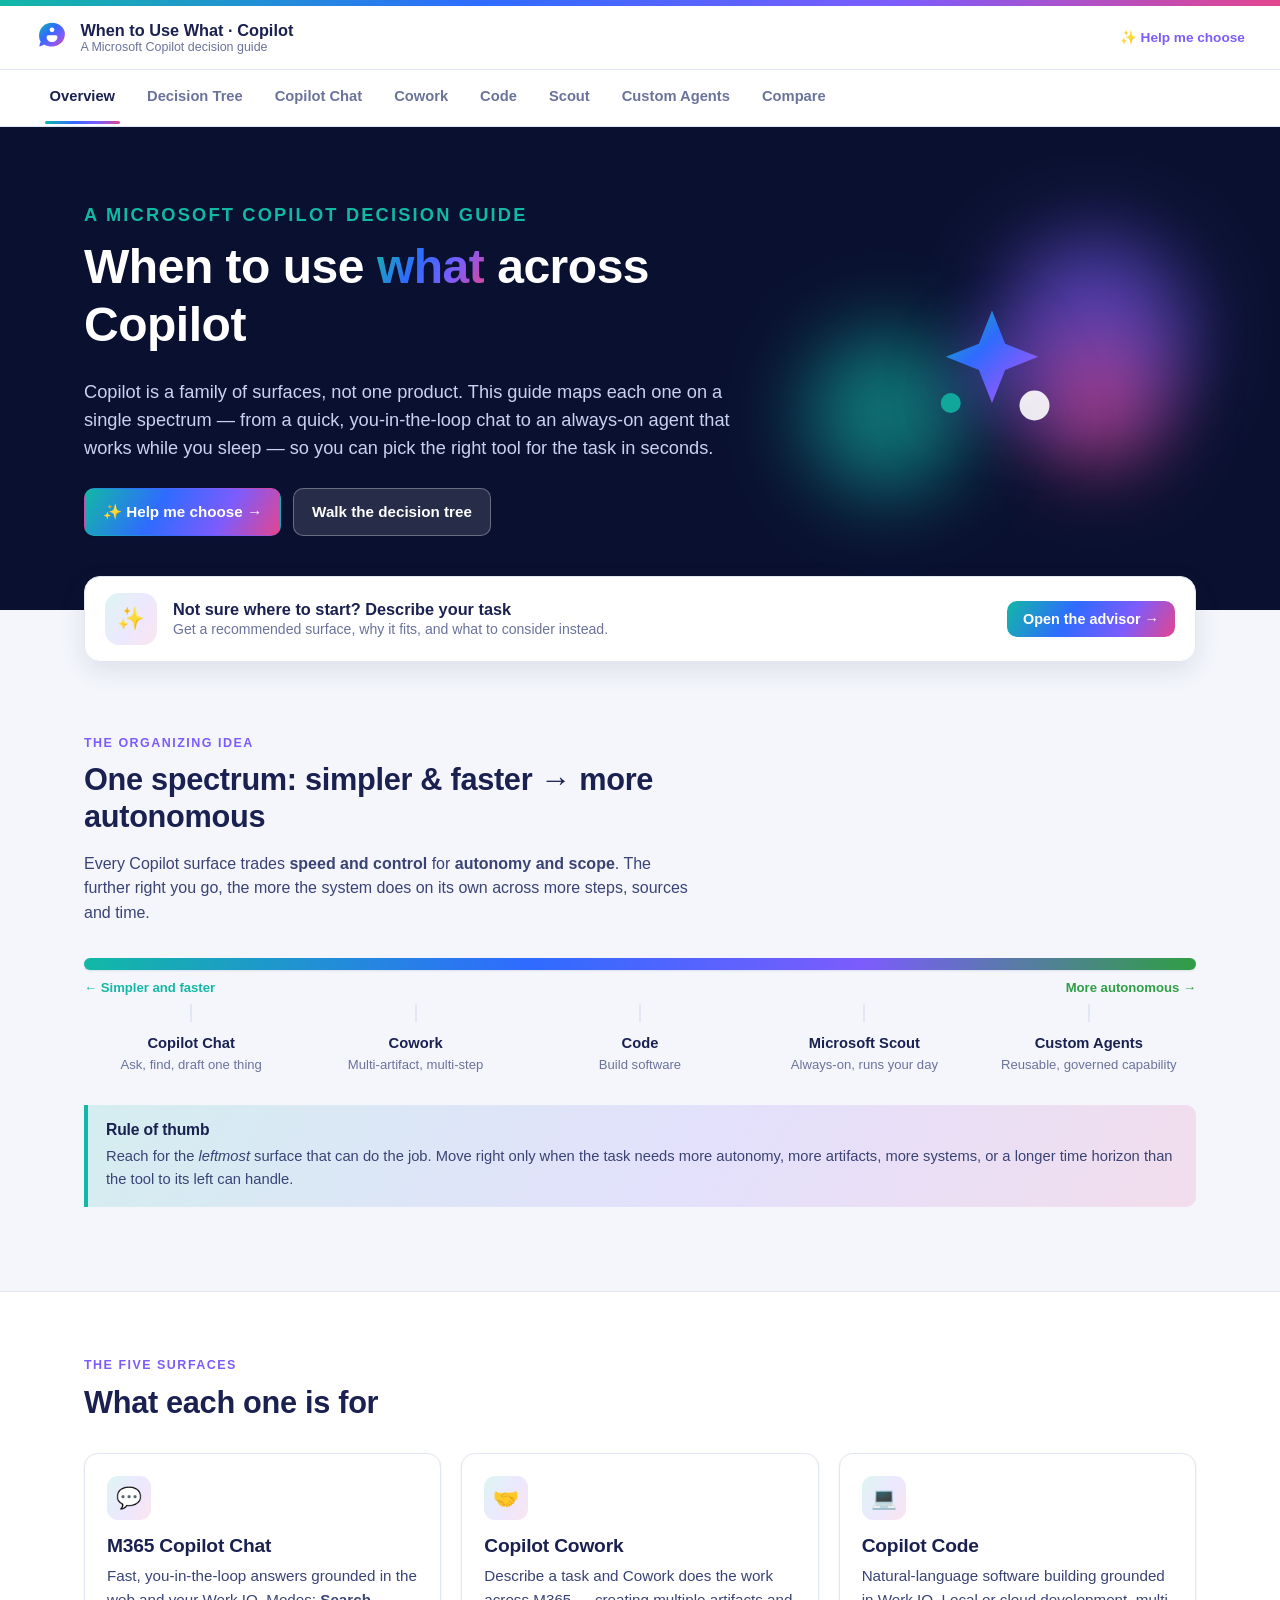
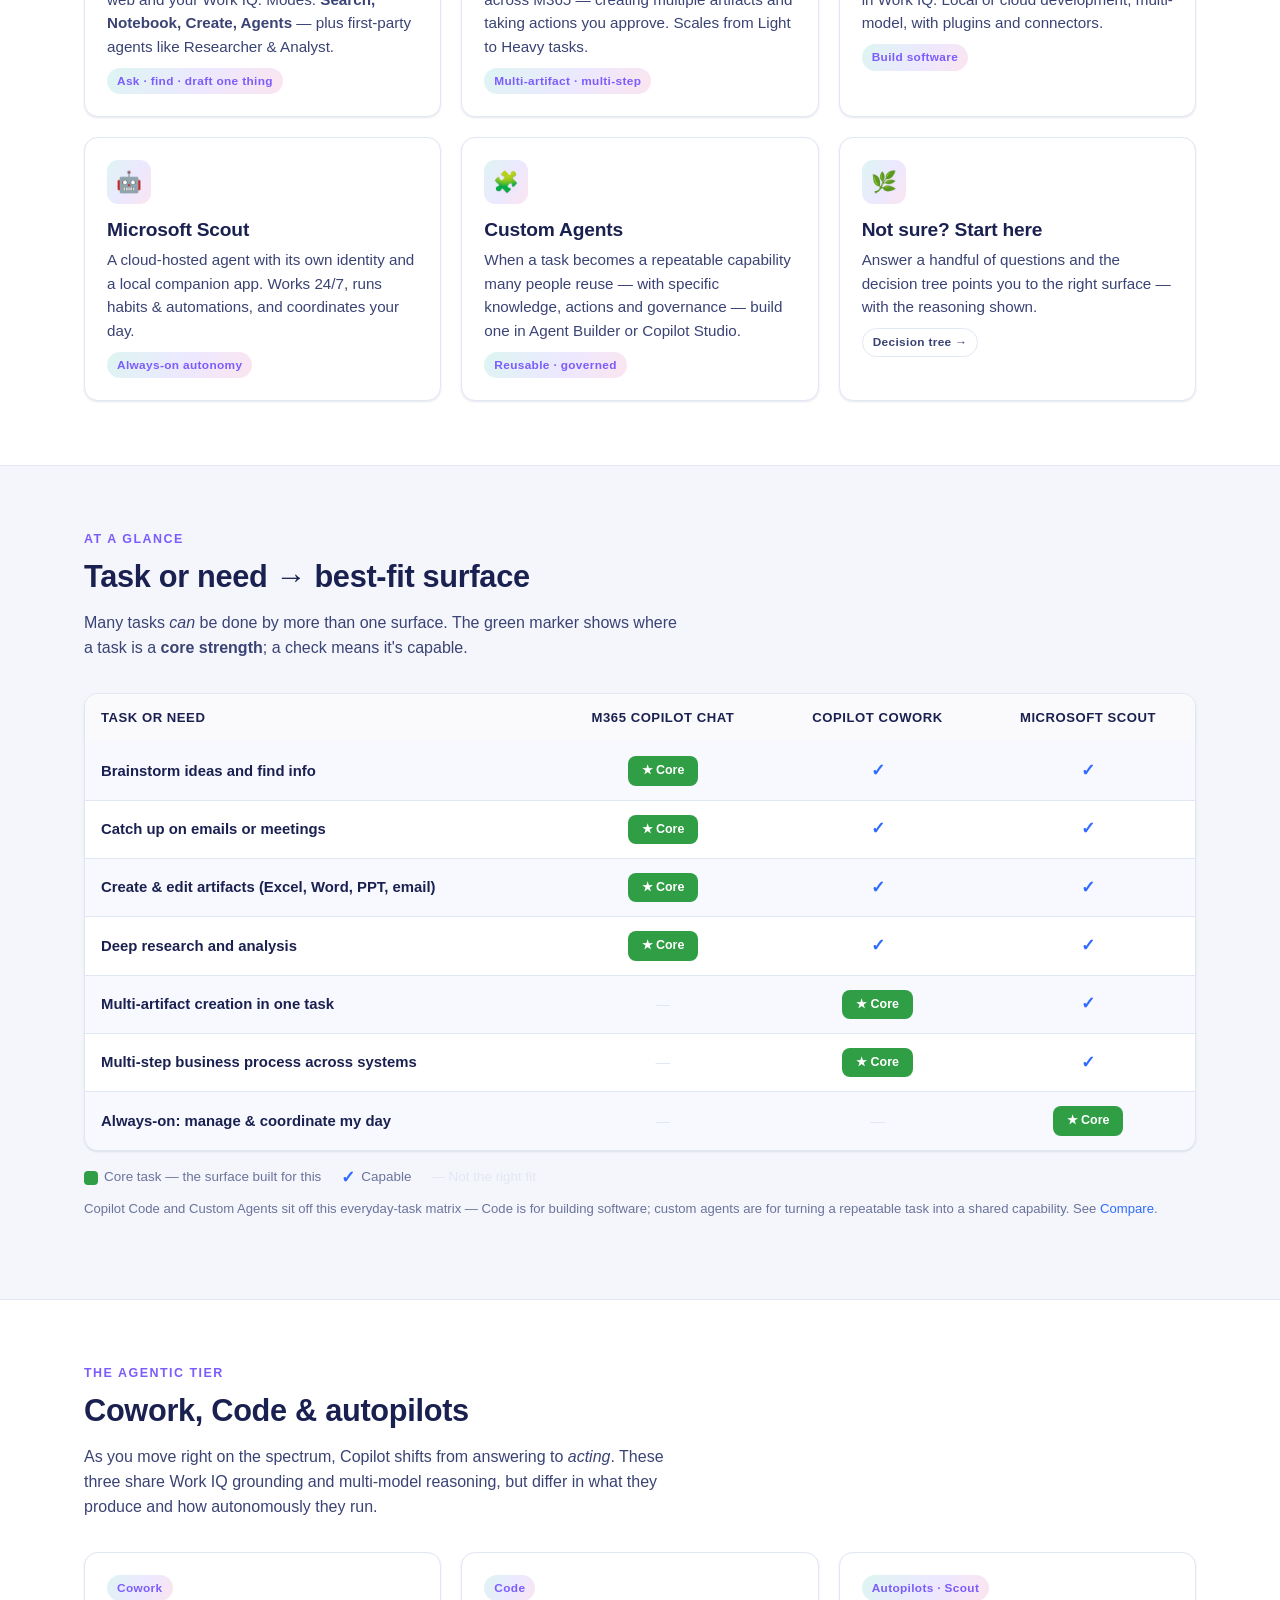
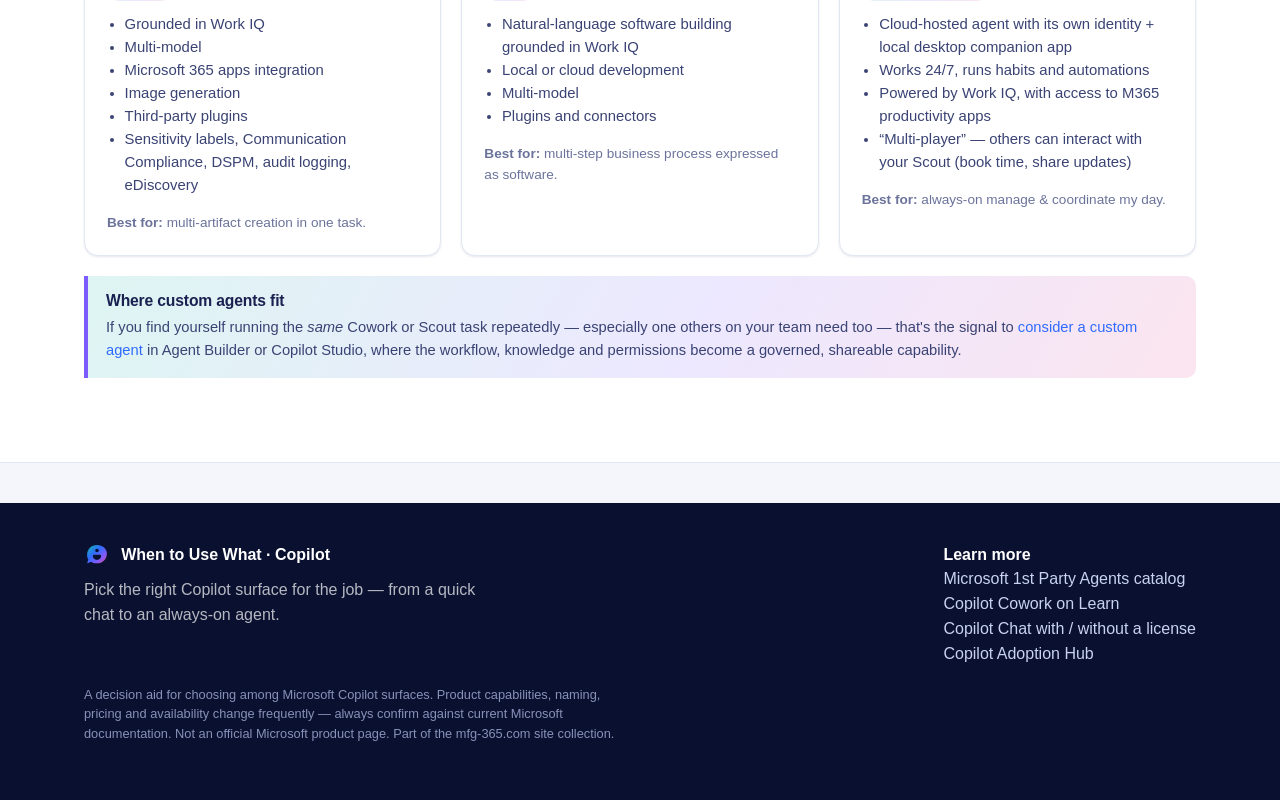
<file: index.html>
<!DOCTYPE html>
<html lang="en">
<head>
<meta charset="utf-8">
<meta name="viewport" content="width=device-width, initial-scale=1">
<title>When to Use What · Copilot — Overview</title>
<meta name="description" content="Choose the right Microsoft Copilot surface for the job: Copilot Chat, Cowork, Code, Microsoft Scout, and custom agents — mapped on one autonomy spectrum.">
<link rel="icon" href="assets/favicon.svg" type="image/svg+xml">
<link rel="stylesheet" href="assets/styles.css?v=8">
</head>
<body>
<div id="site-nav"></div>

<!-- ---------------- HERO ---------------- -->
<section class="hero hero-landing">
  <div class="container">
    <div class="hero-copy">
      <p class="eyebrow">A Microsoft Copilot decision guide</p>
      <h1>When to use <span class="gradient-text">what</span> across Copilot</h1>
      <p class="lead">Copilot is a family of surfaces, not one product. This guide maps each one on a single
        spectrum — from a quick, you-in-the-loop chat to an always-on agent that works while you sleep —
        so you can pick the right tool for the task in seconds.</p>
      <div class="hero-actions">
        <a class="btn btn-primary" href="#" data-advisor-open>&#10024; Help me choose &rarr;</a>
        <a class="btn btn-ghost" href="decision-tree.html">Walk the decision tree</a>
      </div>
    </div>
    <div class="hero-art">
      <div class="orb orb-a"></div><div class="orb orb-b"></div><div class="orb orb-c"></div>
      <svg class="hero-glyph" viewBox="0 0 120 120" fill="none" aria-hidden="true">
        <defs><linearGradient id="hg" x1="0" y1="0" x2="1" y2="1">
          <stop offset="0" stop-color="#12B8A6"/><stop offset=".4" stop-color="#2F6BFF"/>
          <stop offset=".72" stop-color="#7C5CFC"/><stop offset="1" stop-color="#E3458E"/>
        </linearGradient></defs>
        <path d="M60 14l10.5 26.5L97 51 70.5 61.5 60 88 49.5 61.5 23 51l26.5-10.5z" fill="url(#hg)"/>
        <circle cx="94" cy="90" r="12" fill="#fff" opacity=".9"/>
        <circle cx="27" cy="88" r="8" fill="#12B8A6" opacity=".85"/>
      </svg>
    </div>
  </div>
</section>

<!-- ---------------- ADVISOR CTA ---------------- -->
<section class="section-slim">
  <div class="container">
    <button class="adv-cta" type="button" data-advisor-open>
      <span class="adv-cta-icon">&#10024;</span>
      <span class="adv-cta-copy">
        <strong>Not sure where to start? Describe your task</strong>
        <span>Get a recommended surface, why it fits, and what to consider instead.</span>
      </span>
      <span class="adv-cta-btn">Open the advisor &rarr;</span>
    </button>
  </div>
</section>

<!-- ---------------- THE SPECTRUM ---------------- -->
<section class="section">
  <div class="container">
    <div class="section-head">
      <p class="eyebrow">The organizing idea</p>
      <h2>One spectrum: simpler &amp; faster &rarr; more autonomous</h2>
      <p>Every Copilot surface trades <strong>speed and control</strong> for <strong>autonomy and scope</strong>.
        The further right you go, the more the system does on its own across more steps, sources and time.</p>
    </div>

    <div class="spectrum">
      <div class="spectrum-track"></div>
      <div class="spectrum-labels"><span class="l">&larr; Simpler and faster</span><span class="r">More autonomous &rarr;</span></div>
      <div class="spectrum-marks">
        <div class="m"><strong>Copilot Chat</strong>Ask, find, draft one thing</div>
        <div class="m"><strong>Cowork</strong>Multi-artifact, multi-step</div>
        <div class="m"><strong>Code</strong>Build software</div>
        <div class="m"><strong>Microsoft Scout</strong>Always-on, runs your day</div>
        <div class="m"><strong>Custom Agents</strong>Reusable, governed capability</div>
      </div>
    </div>

    <div class="callout tip">
      <h4>Rule of thumb</h4>
      <p>Reach for the <em>leftmost</em> surface that can do the job. Move right only when the task needs more
        autonomy, more artifacts, more systems, or a longer time horizon than the tool to its left can handle.</p>
    </div>
  </div>
</section>

<!-- ---------------- SURFACE CARDS ---------------- -->
<section class="section alt">
  <div class="container">
    <div class="section-head">
      <p class="eyebrow">The five surfaces</p>
      <h2>What each one is for</h2>
    </div>
    <div class="grid cols-3">
      <a class="card hover" href="chat.html" style="text-decoration:none">
        <div class="icon">&#128172;</div>
        <h3>M365 Copilot Chat</h3>
        <p>Fast, you-in-the-loop answers grounded in the web and your Work IQ. Modes: <strong>Search, Notebook, Create, Agents</strong> — plus first-party agents like Researcher &amp; Analyst.</p>
        <span class="pill">Ask &middot; find &middot; draft one thing</span>
      </a>
      <a class="card hover" href="cowork.html" style="text-decoration:none">
        <div class="icon">&#129309;</div>
        <h3>Copilot Cowork</h3>
        <p>Describe a task and Cowork does the work across M365 — creating multiple artifacts and taking actions you approve. Scales from Light to Heavy tasks.</p>
        <span class="pill">Multi-artifact &middot; multi-step</span>
      </a>
      <a class="card hover" href="code.html" style="text-decoration:none">
        <div class="icon">&#128187;</div>
        <h3>Copilot Code</h3>
        <p>Natural-language software building grounded in Work IQ. Local or cloud development, multi-model, with plugins and connectors.</p>
        <span class="pill">Build software</span>
      </a>
      <a class="card hover" href="scout.html" style="text-decoration:none">
        <div class="icon">&#129302;</div>
        <h3>Microsoft Scout</h3>
        <p>A cloud-hosted agent with its own identity and a local companion app. Works 24/7, runs habits &amp; automations, and coordinates your day.</p>
        <span class="pill">Always-on autonomy</span>
      </a>
      <a class="card hover" href="custom-agents.html" style="text-decoration:none">
        <div class="icon">&#129513;</div>
        <h3>Custom Agents</h3>
        <p>When a task becomes a repeatable capability many people reuse — with specific knowledge, actions and governance — build one in Agent Builder or Copilot Studio.</p>
        <span class="pill">Reusable &middot; governed</span>
      </a>
      <a class="card hover" href="decision-tree.html" style="text-decoration:none">
        <div class="icon">&#127807;</div>
        <h3>Not sure? Start here</h3>
        <p>Answer a handful of questions and the decision tree points you to the right surface — with the reasoning shown.</p>
        <span class="pill pill-line">Decision tree &rarr;</span>
      </a>
    </div>
  </div>
</section>

<!-- ---------------- AT-A-GLANCE MATRIX ---------------- -->
<section class="section">
  <div class="container">
    <div class="section-head">
      <p class="eyebrow">At a glance</p>
      <h2>Task or need &rarr; best-fit surface</h2>
      <p>Many tasks <em>can</em> be done by more than one surface. The green marker shows where a task is a
        <strong>core strength</strong>; a check means it's capable.</p>
    </div>

    <div class="matrix-wrap">
      <table class="matrix">
        <thead>
          <tr>
            <th style="text-align:left">Task or need</th>
            <th>M365 Copilot Chat</th>
            <th>Copilot Cowork</th>
            <th>Microsoft Scout</th>
          </tr>
        </thead>
        <tbody>
          <tr><th>Brainstorm ideas and find info</th><td><span class="core">&#9733; Core</span></td><td><span class="cap">&#10003;</span></td><td><span class="cap">&#10003;</span></td></tr>
          <tr><th>Catch up on emails or meetings</th><td><span class="core">&#9733; Core</span></td><td><span class="cap">&#10003;</span></td><td><span class="cap">&#10003;</span></td></tr>
          <tr><th>Create &amp; edit artifacts (Excel, Word, PPT, email)</th><td><span class="core">&#9733; Core</span></td><td><span class="cap">&#10003;</span></td><td><span class="cap">&#10003;</span></td></tr>
          <tr><th>Deep research and analysis</th><td><span class="core">&#9733; Core</span></td><td><span class="cap">&#10003;</span></td><td><span class="cap">&#10003;</span></td></tr>
          <tr><th>Multi-artifact creation in one task</th><td class="na">&mdash;</td><td><span class="core">&#9733; Core</span></td><td><span class="cap">&#10003;</span></td></tr>
          <tr><th>Multi-step business process across systems</th><td class="na">&mdash;</td><td><span class="core">&#9733; Core</span></td><td><span class="cap">&#10003;</span></td></tr>
          <tr><th>Always-on: manage &amp; coordinate my day</th><td class="na">&mdash;</td><td class="na">&mdash;</td><td><span class="core">&#9733; Core</span></td></tr>
        </tbody>
      </table>
    </div>
    <div class="legend">
      <span><span class="dot-core"></span> Core task — the surface built for this</span>
      <span><span class="cap">&#10003;</span> Capable</span>
      <span class="na">&mdash; Not the right fit</span>
    </div>
    <p class="video-cap">Copilot Code and Custom Agents sit off this everyday-task matrix — Code is for building software; custom agents are for turning a repeatable task into a shared capability. See <a href="compare.html">Compare</a>.</p>
  </div>
</section>

<!-- ---------------- COWORK / CODE / AUTOPILOTS ---------------- -->
<section class="section alt">
  <div class="container">
    <div class="section-head">
      <p class="eyebrow">The agentic tier</p>
      <h2>Cowork, Code &amp; autopilots</h2>
      <p>As you move right on the spectrum, Copilot shifts from answering to <em>acting</em>. These three share
        Work IQ grounding and multi-model reasoning, but differ in what they produce and how autonomously they run.</p>
    </div>
    <div class="grid cols-3">
      <div class="card">
        <span class="pill">Cowork</span>
        <ul style="margin-top:12px;padding-left:1.1rem;color:var(--ink-2);font-size:.93rem">
          <li>Grounded in Work IQ</li>
          <li>Multi-model</li>
          <li>Microsoft 365 apps integration</li>
          <li>Image generation</li>
          <li>Third-party plugins</li>
          <li>Sensitivity labels, Communication Compliance, DSPM, audit logging, eDiscovery</li>
        </ul>
        <p style="font-size:.85rem;color:var(--muted);margin:6px 0 0"><strong>Best for:</strong> multi-artifact creation in one task.</p>
      </div>
      <div class="card">
        <span class="pill">Code</span>
        <ul style="margin-top:12px;padding-left:1.1rem;color:var(--ink-2);font-size:.93rem">
          <li>Natural-language software building grounded in Work IQ</li>
          <li>Local or cloud development</li>
          <li>Multi-model</li>
          <li>Plugins and connectors</li>
        </ul>
        <p style="font-size:.85rem;color:var(--muted);margin:6px 0 0"><strong>Best for:</strong> multi-step business process expressed as software.</p>
      </div>
      <div class="card">
        <span class="pill">Autopilots &middot; Scout</span>
        <ul style="margin-top:12px;padding-left:1.1rem;color:var(--ink-2);font-size:.93rem">
          <li>Cloud-hosted agent with its own identity + local desktop companion app</li>
          <li>Works 24/7, runs habits and automations</li>
          <li>Powered by Work IQ, with access to M365 productivity apps</li>
          <li>&ldquo;Multi-player&rdquo; — others can interact with your Scout (book time, share updates)</li>
        </ul>
        <p style="font-size:.85rem;color:var(--muted);margin:6px 0 0"><strong>Best for:</strong> always-on manage &amp; coordinate my day.</p>
      </div>
    </div>
    <div class="callout">
      <h4>Where custom agents fit</h4>
      <p>If you find yourself running the <em>same</em> Cowork or Scout task repeatedly — especially one others on your
        team need too — that's the signal to <a href="custom-agents.html">consider a custom agent</a> in Agent Builder
        or Copilot Studio, where the workflow, knowledge and permissions become a governed, shareable capability.</p>
    </div>
  </div>
</section>

<div id="site-footer"></div>
<script src="assets/nav.js?v=4"></script>
<script src="assets/advisor.js?v=4"></script>
</body>
</html>
</file>
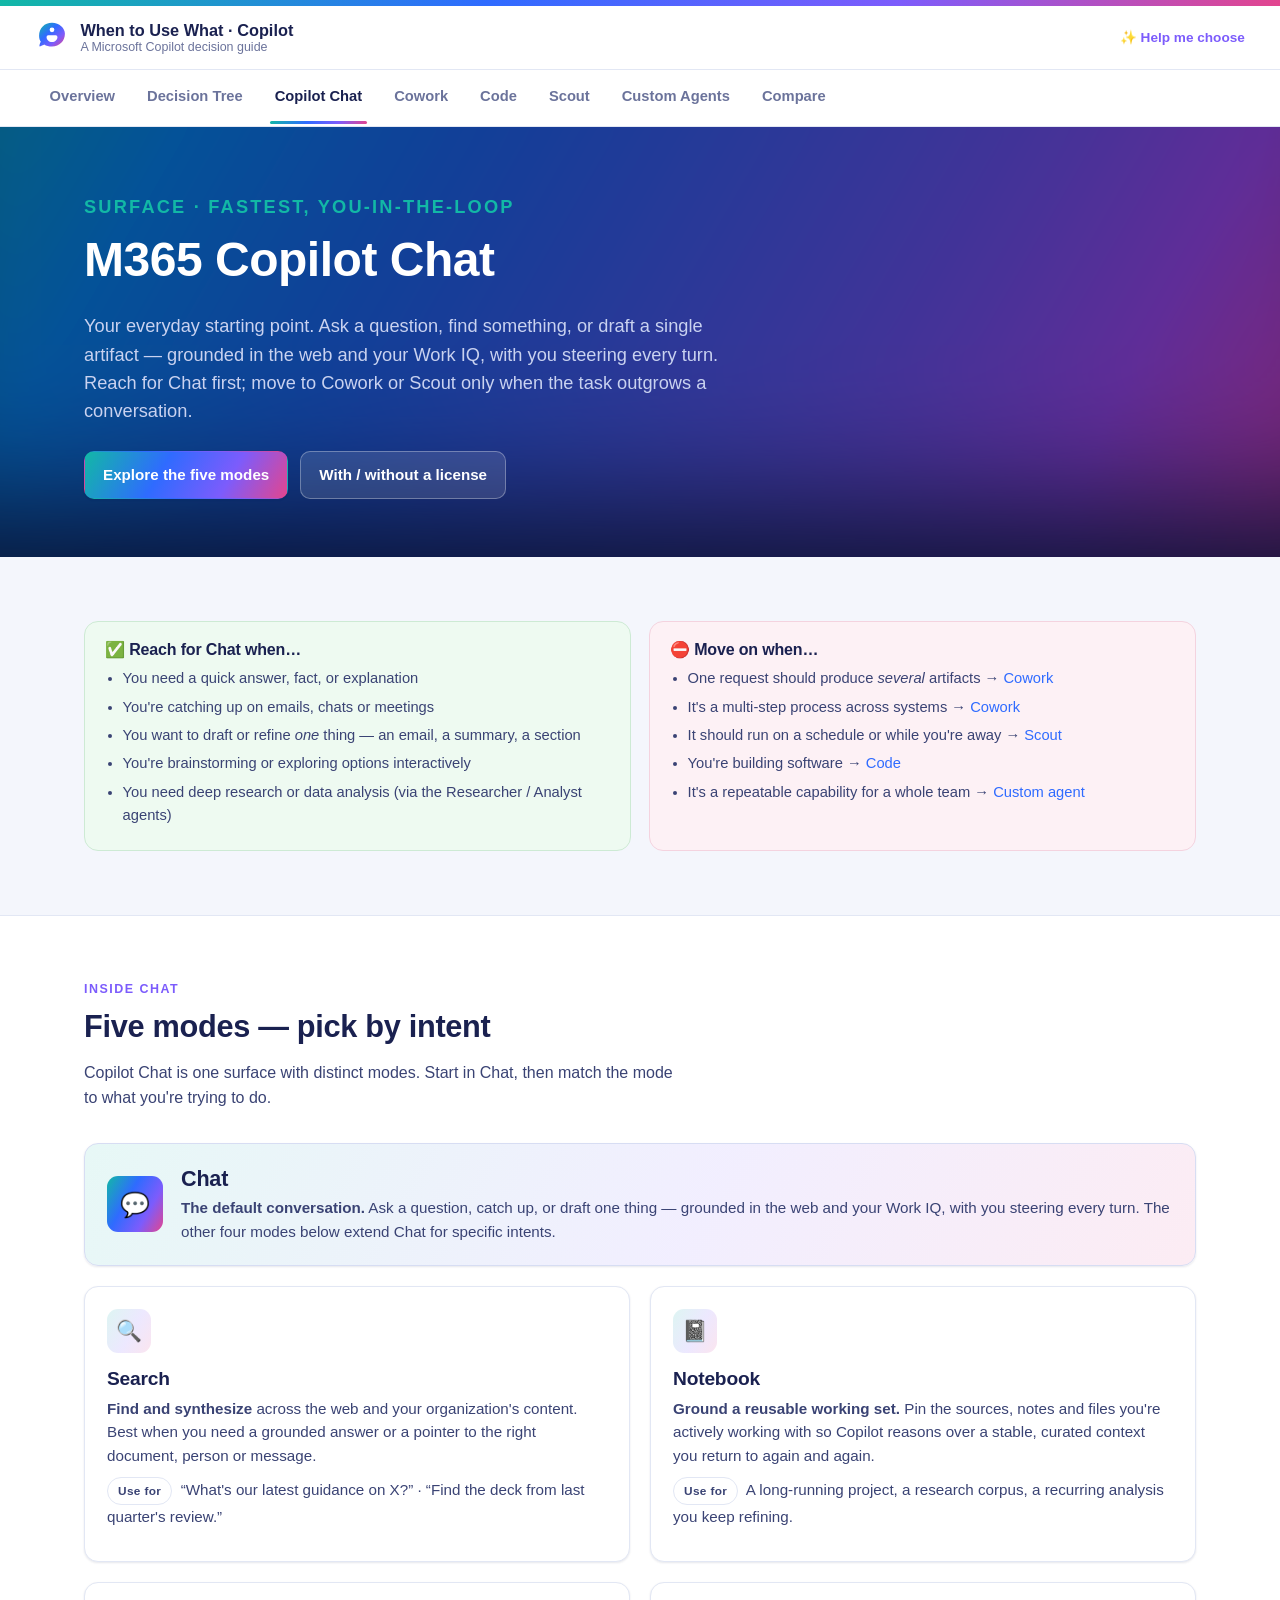
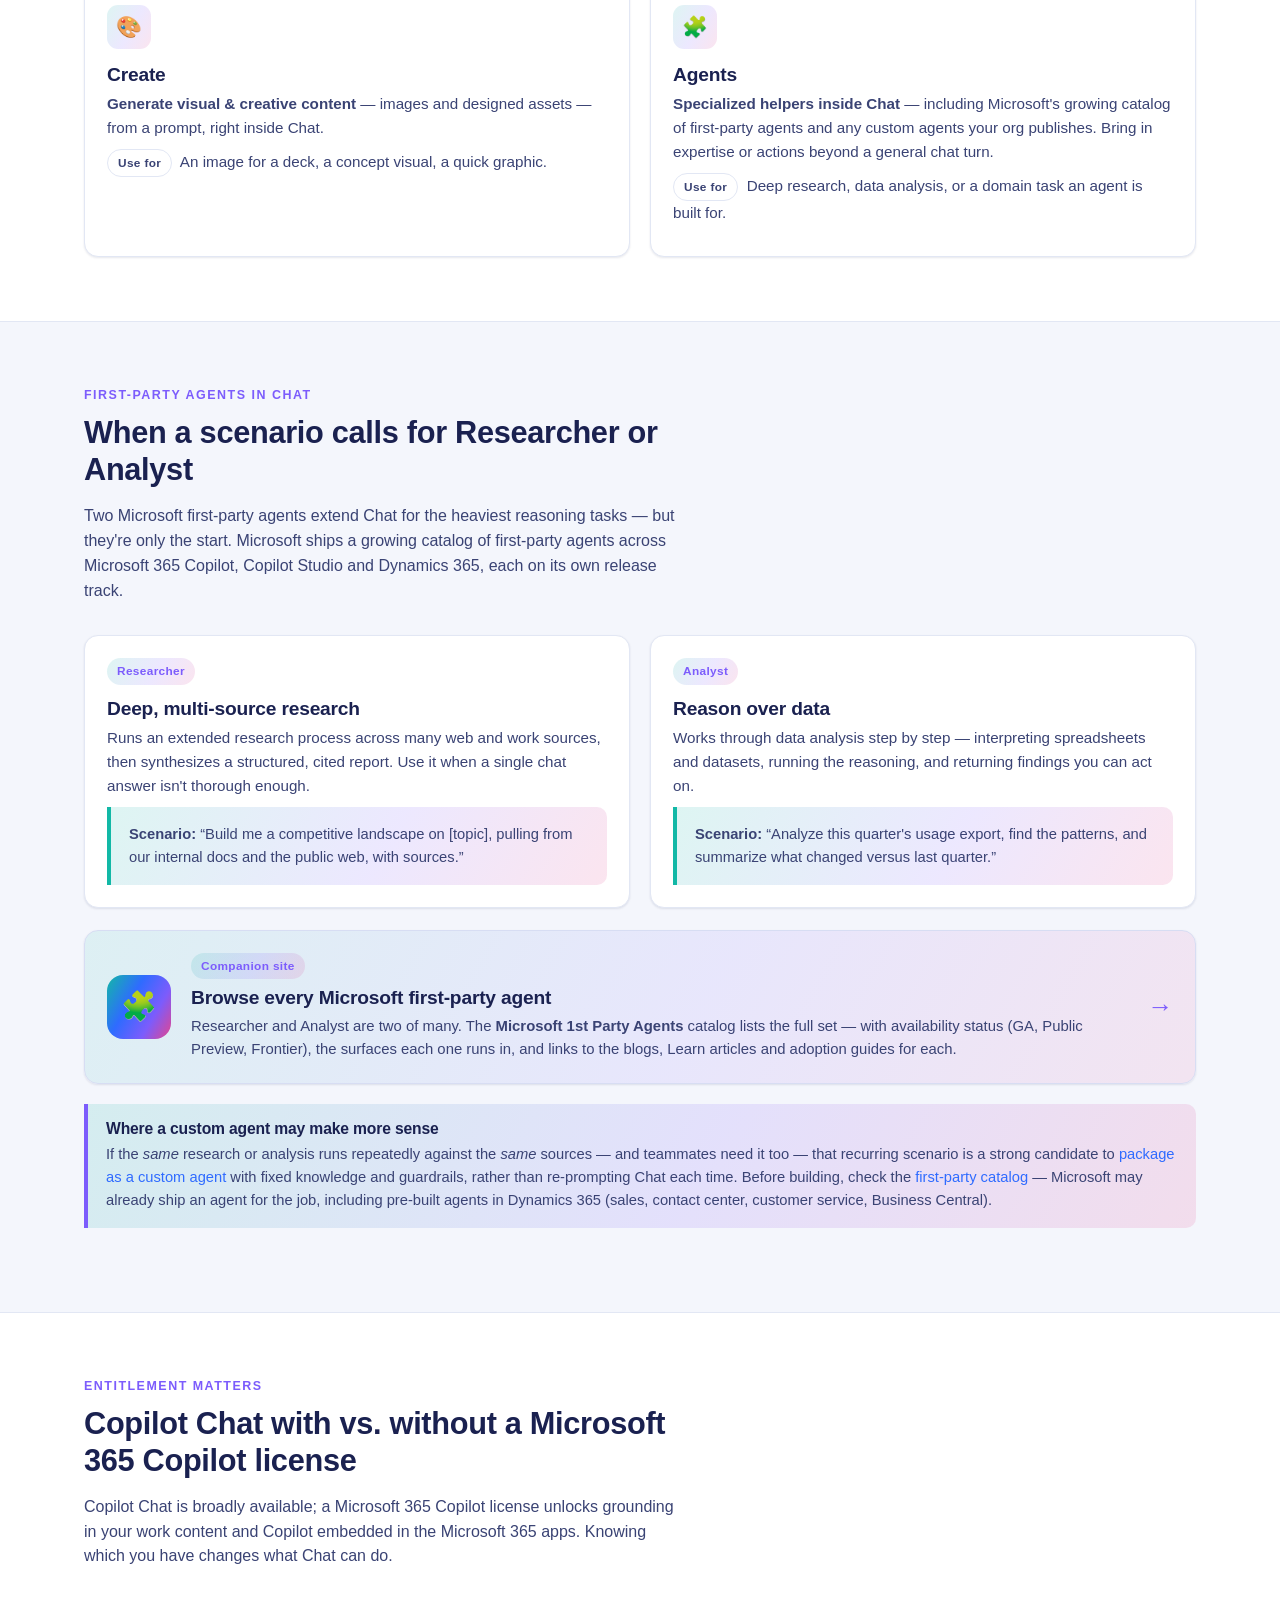
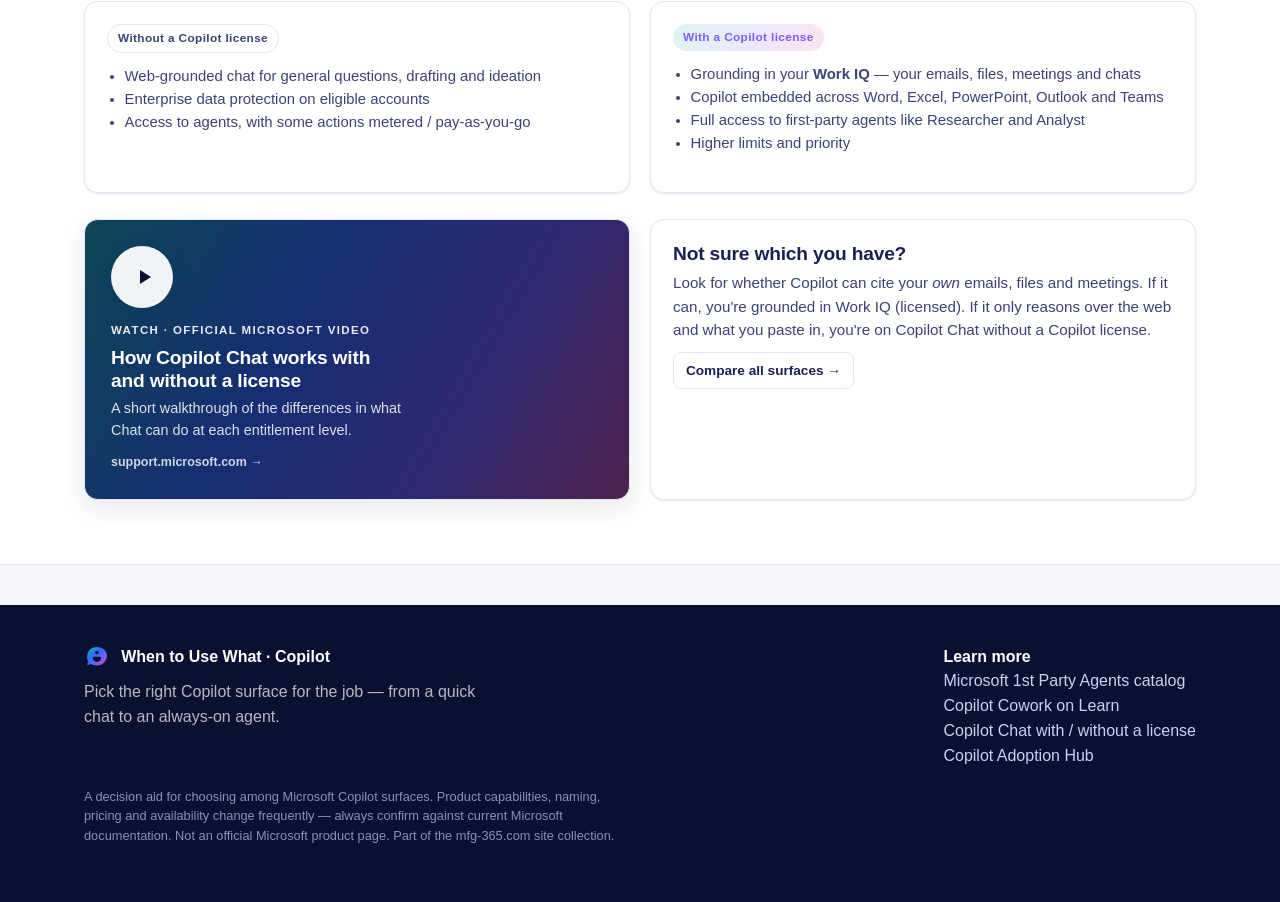
<file: chat.html>
<!DOCTYPE html>
<html lang="en">
<head>
<meta charset="utf-8">
<meta name="viewport" content="width=device-width, initial-scale=1">
<title>When to Use What · Copilot — M365 Copilot Chat</title>
<meta name="description" content="When to use Microsoft 365 Copilot Chat: Search, Notebook, Create and Agents — including first-party agents like Researcher and Analyst, and how it works with or without a license.">
<link rel="icon" href="assets/favicon.svg" type="image/svg+xml">
<link rel="stylesheet" href="assets/styles.css?v=8">
</head>
<body>
<div id="site-nav"></div>

<section class="hero">
  <div class="container">
    <p class="eyebrow">Surface &middot; Fastest, you-in-the-loop</p>
    <h1>M365 Copilot Chat</h1>
    <p>Your everyday starting point. Ask a question, find something, or draft a single artifact — grounded in the
      web and your Work IQ, with you steering every turn. Reach for Chat first; move to Cowork or Scout only when
      the task outgrows a conversation.</p>
    <div class="hero-actions">
      <a class="btn btn-primary" href="#modes">Explore the five modes</a>
      <a class="btn btn-ghost" href="#license">With / without a license</a>
    </div>
  </div>
</section>

<!-- when to use / avoid -->
<section class="section">
  <div class="container">
    <div class="wu">
      <div class="box good">
        <h4>&#9989; Reach for Chat when&hellip;</h4>
        <ul>
          <li>You need a quick answer, fact, or explanation</li>
          <li>You're catching up on emails, chats or meetings</li>
          <li>You want to draft or refine <em>one</em> thing — an email, a summary, a section</li>
          <li>You're brainstorming or exploring options interactively</li>
          <li>You need deep research or data analysis (via the Researcher / Analyst agents)</li>
        </ul>
      </div>
      <div class="box avoid">
        <h4>&#9940; Move on when&hellip;</h4>
        <ul>
          <li>One request should produce <em>several</em> artifacts &rarr; <a href="cowork.html">Cowork</a></li>
          <li>It's a multi-step process across systems &rarr; <a href="cowork.html">Cowork</a></li>
          <li>It should run on a schedule or while you're away &rarr; <a href="scout.html">Scout</a></li>
          <li>You're building software &rarr; <a href="code.html">Code</a></li>
          <li>It's a repeatable capability for a whole team &rarr; <a href="custom-agents.html">Custom agent</a></li>
        </ul>
      </div>
    </div>
  </div>
</section>

<!-- the five modes -->
<section class="section alt" id="modes">
  <div class="container">
    <div class="section-head">
      <p class="eyebrow">Inside Chat</p>
      <h2>Five modes — pick by intent</h2>
      <p>Copilot Chat is one surface with distinct modes. Start in Chat, then match the mode to what you're trying to do.</p>
    </div>
    <div class="grid cols-2">
      <div class="card mode-lead span-all">
        <div class="icon">&#128172;</div>
        <div>
          <h3>Chat</h3>
          <p><strong>The default conversation.</strong> Ask a question, catch up, or draft one thing — grounded in the web
            and your Work IQ, with you steering every turn. The other four modes below extend Chat for specific intents.</p>
        </div>
      </div>
      <div class="card">
        <div class="icon">&#128269;</div>
        <h3>Search</h3>
        <p><strong>Find and synthesize</strong> across the web and your organization's content. Best when you need a
          grounded answer or a pointer to the right document, person or message.</p>
        <p class="mb-0"><span class="pill pill-line">Use for</span> &nbsp;&ldquo;What's our latest guidance on X?&rdquo; &middot; &ldquo;Find the deck from last quarter's review.&rdquo;</p>
      </div>
      <div class="card">
        <div class="icon">&#128211;</div>
        <h3>Notebook</h3>
        <p><strong>Ground a reusable working set.</strong> Pin the sources, notes and files you're actively working
          with so Copilot reasons over a stable, curated context you return to again and again.</p>
        <p class="mb-0"><span class="pill pill-line">Use for</span> &nbsp;A long-running project, a research corpus, a recurring analysis you keep refining.</p>
      </div>
      <div class="card">
        <div class="icon">&#127912;</div>
        <h3>Create</h3>
        <p><strong>Generate visual &amp; creative content</strong> — images and designed assets — from a prompt,
          right inside Chat.</p>
        <p class="mb-0"><span class="pill pill-line">Use for</span> &nbsp;An image for a deck, a concept visual, a quick graphic.</p>
      </div>
      <div class="card">
        <div class="icon">&#129513;</div>
        <h3>Agents</h3>
        <p><strong>Specialized helpers inside Chat</strong> — including Microsoft's growing catalog of first-party
          agents and any custom agents your org publishes. Bring in expertise or actions beyond a general chat turn.</p>
        <p class="mb-0"><span class="pill pill-line">Use for</span> &nbsp;Deep research, data analysis, or a domain task an agent is built for.</p>
      </div>
    </div>
  </div>
</section>

<!-- first party agents -->
<section class="section" id="agents">
  <div class="container">
    <div class="section-head">
      <p class="eyebrow">First-party agents in Chat</p>
      <h2>When a scenario calls for Researcher or Analyst</h2>
      <p>Two Microsoft first-party agents extend Chat for the heaviest reasoning tasks — but they're only the start.
        Microsoft ships a growing catalog of first-party agents across Microsoft 365 Copilot, Copilot Studio and
        Dynamics 365, each on its own release track.</p>
    </div>
    <div class="grid cols-2">
      <div class="card">
        <span class="pill">Researcher</span>
        <h3 style="margin-top:12px">Deep, multi-source research</h3>
        <p>Runs an extended research process across many web and work sources, then synthesizes a structured,
          cited report. Use it when a single chat answer isn't thorough enough.</p>
        <div class="callout tip" style="margin:10px 0 0">
          <p><strong>Scenario:</strong> &ldquo;Build me a competitive landscape on [topic], pulling from our internal
            docs and the public web, with sources.&rdquo;</p>
        </div>
      </div>
      <div class="card">
        <span class="pill">Analyst</span>
        <h3 style="margin-top:12px">Reason over data</h3>
        <p>Works through data analysis step by step — interpreting spreadsheets and datasets, running the reasoning,
          and returning findings you can act on.</p>
        <div class="callout tip" style="margin:10px 0 0">
          <p><strong>Scenario:</strong> &ldquo;Analyze this quarter's usage export, find the patterns, and summarize
            what changed versus last quarter.&rdquo;</p>
        </div>
      </div>
    </div>

    <a class="card hover catalog-cta" data-mfg-link="agents" href="https://mfg-365.github.io/ms-agents-site/">
      <div class="cc-icon">&#129513;</div>
      <div class="cc-body">
        <span class="pill">Companion site</span>
        <h3>Browse every Microsoft first-party agent</h3>
        <p>Researcher and Analyst are two of many. The <strong>Microsoft 1st Party Agents</strong> catalog lists the
          full set — with availability status (GA, Public Preview, Frontier), the surfaces each one runs in, and links
          to the blogs, Learn articles and adoption guides for each.</p>
      </div>
      <div class="cc-arw">&rarr;</div>
    </a>

    <div class="callout">
      <h4>Where a custom agent may make more sense</h4>
      <p>If the <em>same</em> research or analysis runs repeatedly against the <em>same</em> sources — and teammates
        need it too — that recurring scenario is a strong candidate to
        <a href="custom-agents.html">package as a custom agent</a> with fixed knowledge and guardrails, rather than
        re-prompting Chat each time. Before building, check the
        <a data-mfg-link="agents" href="https://mfg-365.github.io/ms-agents-site/">first-party catalog</a> —
        Microsoft may already ship an agent for the job, including pre-built agents in Dynamics 365 (sales, contact
        center, customer service, Business Central).</p>
    </div>
  </div>
</section>

<!-- with / without license -->
<section class="section alt" id="license">
  <div class="container">
    <div class="section-head">
      <p class="eyebrow">Entitlement matters</p>
      <h2>Copilot Chat with vs. without a Microsoft 365 Copilot license</h2>
      <p>Copilot Chat is broadly available; a Microsoft 365 Copilot license unlocks grounding in your work content
        and Copilot embedded in the Microsoft 365 apps. Knowing which you have changes what Chat can do.</p>
    </div>
    <div class="grid cols-2">
      <div class="card">
        <span class="pill pill-line">Without a Copilot license</span>
        <ul style="margin-top:12px;padding-left:1.1rem;color:var(--ink-2);font-size:.93rem">
          <li>Web-grounded chat for general questions, drafting and ideation</li>
          <li>Enterprise data protection on eligible accounts</li>
          <li>Access to agents, with some actions metered / pay-as-you-go</li>
        </ul>
      </div>
      <div class="card">
        <span class="pill">With a Copilot license</span>
        <ul style="margin-top:12px;padding-left:1.1rem;color:var(--ink-2);font-size:.93rem">
          <li>Grounding in your <strong>Work IQ</strong> — your emails, files, meetings and chats</li>
          <li>Copilot embedded across Word, Excel, PowerPoint, Outlook and Teams</li>
          <li>Full access to first-party agents like Researcher and Analyst</li>
          <li>Higher limits and priority</li>
        </ul>
      </div>
    </div>

    <div class="grid cols-2" style="margin-top:26px;align-items:start">
      <a class="video-card" href="https://support.microsoft.com/en-us/Microsoft-365-Copilot/how-copilot-chat-works-with-and-without-a-microsoft-365-copilot-license" target="_blank" rel="noopener">
        <div class="vc-inner">
          <div>
            <div class="vc-play"><svg viewBox="0 0 24 24"><path d="M8 5v14l11-7z"/></svg></div>
            <div class="vc-eyebrow">Watch &middot; Official Microsoft video</div>
            <h3>How Copilot Chat works with and without a license</h3>
            <p>A short walkthrough of the differences in what Chat can do at each entitlement level.</p>
          </div>
          <div class="vc-src">support.microsoft.com &rarr;</div>
        </div>
      </a>
      <div class="card" style="align-self:stretch">
        <h3>Not sure which you have?</h3>
        <p>Look for whether Copilot can cite your <em>own</em> emails, files and meetings. If it can, you're grounded in
          Work IQ (licensed). If it only reasons over the web and what you paste in, you're on Copilot Chat without a
          Copilot license.</p>
        <p class="mb-0"><a class="btn btn-outline btn-sm" href="compare.html">Compare all surfaces &rarr;</a></p>
      </div>
    </div>
  </div>
</section>

<div id="site-footer"></div>
<script src="assets/nav.js?v=4"></script>
<script src="assets/advisor.js?v=4"></script>
</body>
</html>
</file>
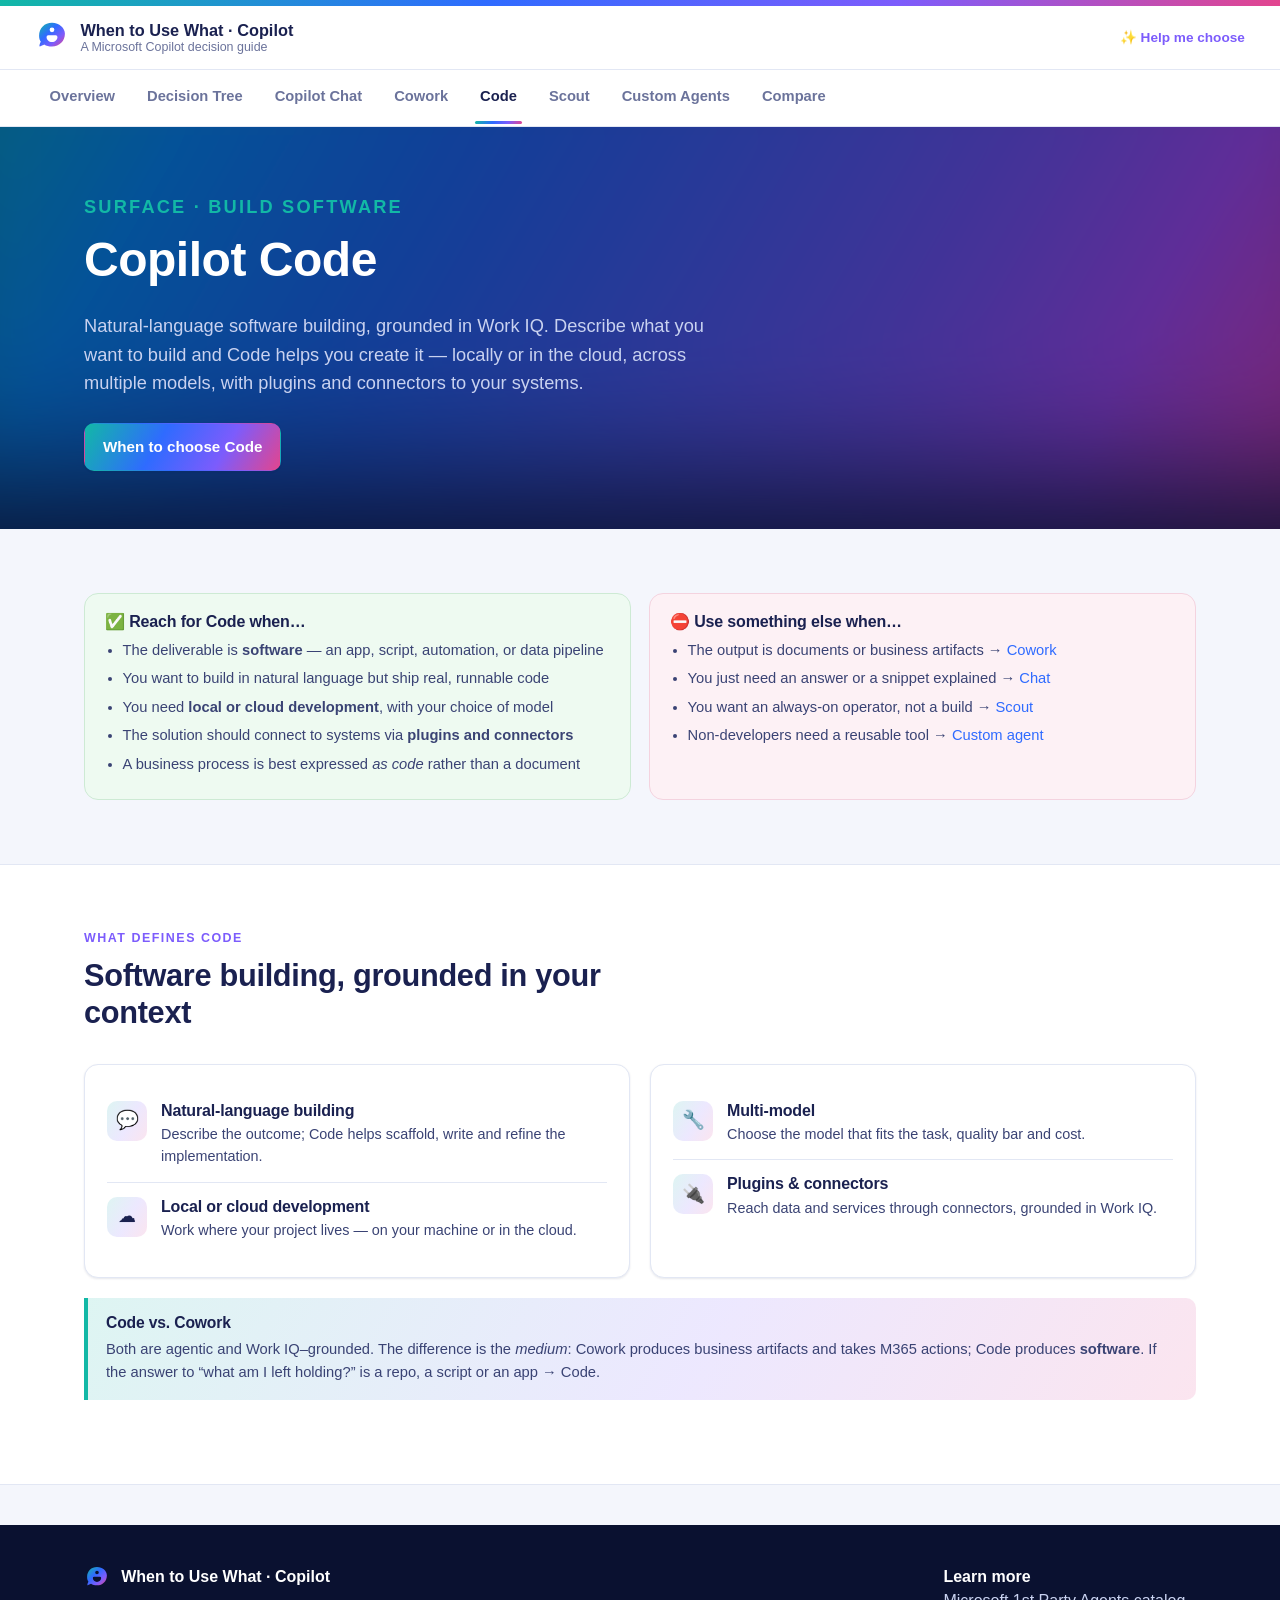
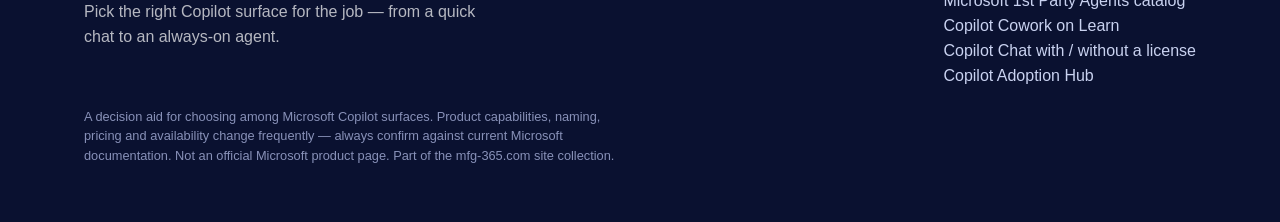
<file: code.html>
<!DOCTYPE html>
<html lang="en">
<head>
<meta charset="utf-8">
<meta name="viewport" content="width=device-width, initial-scale=1">
<title>When to Use What · Copilot — Copilot Code</title>
<meta name="description" content="When to use Copilot Code: natural-language software building grounded in Work IQ, local or cloud development, multi-model, with plugins and connectors.">
<link rel="icon" href="assets/favicon.svg" type="image/svg+xml">
<link rel="stylesheet" href="assets/styles.css?v=8">
</head>
<body>
<div id="site-nav"></div>

<section class="hero">
  <div class="container">
    <p class="eyebrow">Surface &middot; Build software</p>
    <h1>Copilot Code</h1>
    <p>Natural-language software building, grounded in Work IQ. Describe what you want to build and Code helps you
      create it — locally or in the cloud, across multiple models, with plugins and connectors to your systems.</p>
    <div class="hero-actions">
      <a class="btn btn-primary" href="#when">When to choose Code</a>
    </div>
  </div>
</section>

<section class="section" id="when">
  <div class="container">
    <div class="wu">
      <div class="box good">
        <h4>&#9989; Reach for Code when&hellip;</h4>
        <ul>
          <li>The deliverable is <strong>software</strong> — an app, script, automation, or data pipeline</li>
          <li>You want to build in natural language but ship real, runnable code</li>
          <li>You need <strong>local or cloud development</strong>, with your choice of model</li>
          <li>The solution should connect to systems via <strong>plugins and connectors</strong></li>
          <li>A business process is best expressed <em>as code</em> rather than a document</li>
        </ul>
      </div>
      <div class="box avoid">
        <h4>&#9940; Use something else when&hellip;</h4>
        <ul>
          <li>The output is documents or business artifacts &rarr; <a href="cowork.html">Cowork</a></li>
          <li>You just need an answer or a snippet explained &rarr; <a href="chat.html">Chat</a></li>
          <li>You want an always-on operator, not a build &rarr; <a href="scout.html">Scout</a></li>
          <li>Non-developers need a reusable tool &rarr; <a href="custom-agents.html">Custom agent</a></li>
        </ul>
      </div>
    </div>
  </div>
</section>

<section class="section alt">
  <div class="container">
    <div class="section-head">
      <p class="eyebrow">What defines Code</p>
      <h2>Software building, grounded in your context</h2>
    </div>
    <div class="grid cols-2">
      <div class="card">
        <div class="feat"><div class="fx">&#128172;</div><div><h4>Natural-language building</h4><p>Describe the outcome; Code helps scaffold, write and refine the implementation.</p></div></div>
        <div class="feat"><div class="fx">&#9729;</div><div><h4>Local or cloud development</h4><p>Work where your project lives — on your machine or in the cloud.</p></div></div>
      </div>
      <div class="card">
        <div class="feat"><div class="fx">&#128295;</div><div><h4>Multi-model</h4><p>Choose the model that fits the task, quality bar and cost.</p></div></div>
        <div class="feat"><div class="fx">&#128268;</div><div><h4>Plugins &amp; connectors</h4><p>Reach data and services through connectors, grounded in Work IQ.</p></div></div>
      </div>
    </div>
    <div class="callout tip">
      <h4>Code vs. Cowork</h4>
      <p>Both are agentic and Work IQ&ndash;grounded. The difference is the <em>medium</em>: Cowork produces business
        artifacts and takes M365 actions; Code produces <strong>software</strong>. If the answer to &ldquo;what am I
        left holding?&rdquo; is a repo, a script or an app &rarr; Code.</p>
    </div>
  </div>
</section>

<div id="site-footer"></div>
<script src="assets/nav.js?v=4"></script>
<script src="assets/advisor.js?v=4"></script>
</body>
</html>
</file>
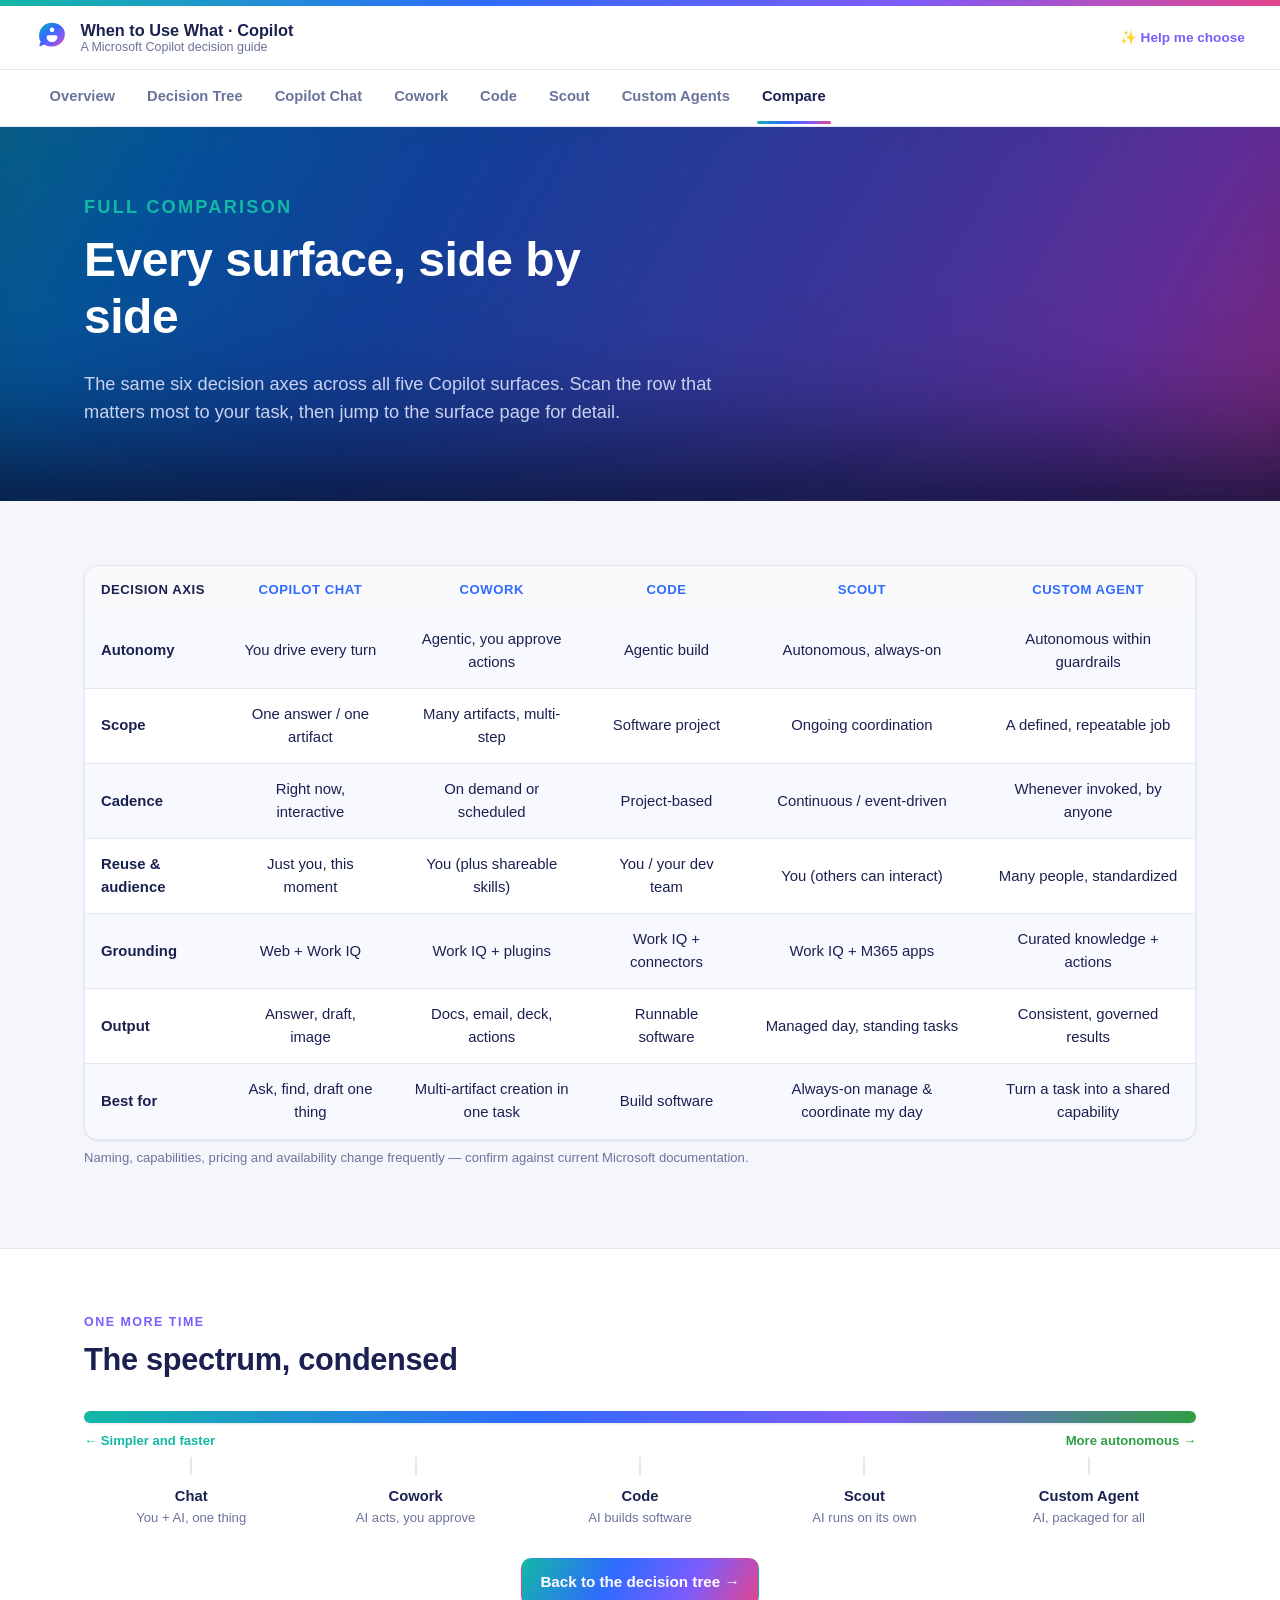
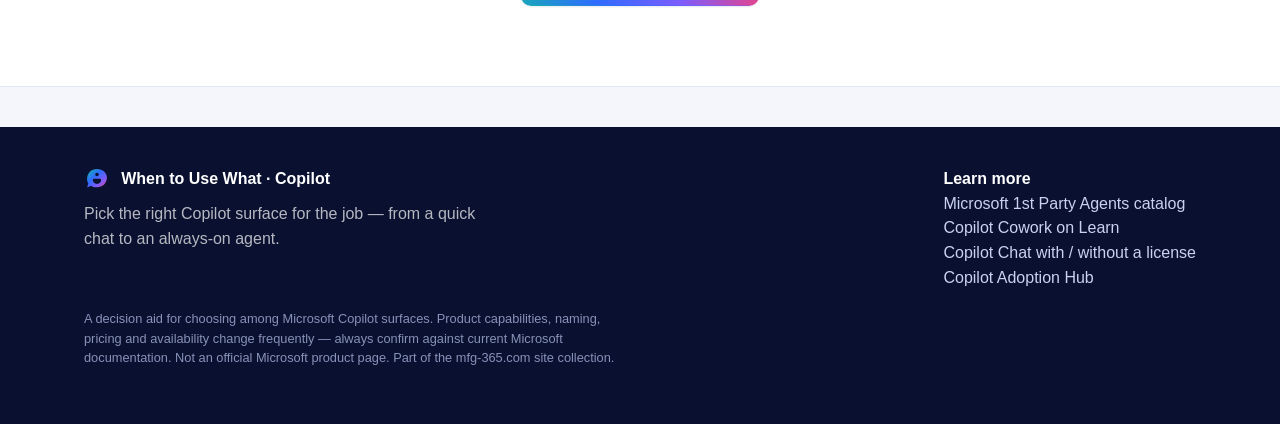
<file: compare.html>
<!DOCTYPE html>
<html lang="en">
<head>
<meta charset="utf-8">
<meta name="viewport" content="width=device-width, initial-scale=1">
<title>When to Use What · Copilot — Compare</title>
<meta name="description" content="Side-by-side comparison of Microsoft Copilot surfaces — Chat, Cowork, Code, Microsoft Scout and custom agents — across autonomy, scope, cadence, reuse, grounding and output.">
<link rel="icon" href="assets/favicon.svg" type="image/svg+xml">
<link rel="stylesheet" href="assets/styles.css?v=8">
</head>
<body>
<div id="site-nav"></div>

<section class="hero">
  <div class="container">
    <p class="eyebrow">Full comparison</p>
    <h1>Every surface, side by side</h1>
    <p>The same six decision axes across all five Copilot surfaces. Scan the row that matters most to your task, then
      jump to the surface page for detail.</p>
  </div>
</section>

<section class="section">
  <div class="container">
    <div class="matrix-wrap">
      <table class="matrix">
        <thead>
          <tr>
            <th style="text-align:left">Decision axis</th>
            <th><a href="chat.html">Copilot Chat</a></th>
            <th><a href="cowork.html">Cowork</a></th>
            <th><a href="code.html">Code</a></th>
            <th><a href="scout.html">Scout</a></th>
            <th><a href="custom-agents.html">Custom Agent</a></th>
          </tr>
        </thead>
        <tbody>
          <tr>
            <th>Autonomy</th>
            <td>You drive every turn</td>
            <td>Agentic, you approve actions</td>
            <td>Agentic build</td>
            <td>Autonomous, always-on</td>
            <td>Autonomous within guardrails</td>
          </tr>
          <tr>
            <th>Scope</th>
            <td>One answer / one artifact</td>
            <td>Many artifacts, multi-step</td>
            <td>Software project</td>
            <td>Ongoing coordination</td>
            <td>A defined, repeatable job</td>
          </tr>
          <tr>
            <th>Cadence</th>
            <td>Right now, interactive</td>
            <td>On demand or scheduled</td>
            <td>Project-based</td>
            <td>Continuous / event-driven</td>
            <td>Whenever invoked, by anyone</td>
          </tr>
          <tr>
            <th>Reuse &amp; audience</th>
            <td>Just you, this moment</td>
            <td>You (plus shareable skills)</td>
            <td>You / your dev team</td>
            <td>You (others can interact)</td>
            <td>Many people, standardized</td>
          </tr>
          <tr>
            <th>Grounding</th>
            <td>Web + Work IQ</td>
            <td>Work IQ + plugins</td>
            <td>Work IQ + connectors</td>
            <td>Work IQ + M365 apps</td>
            <td>Curated knowledge + actions</td>
          </tr>
          <tr>
            <th>Output</th>
            <td>Answer, draft, image</td>
            <td>Docs, email, deck, actions</td>
            <td>Runnable software</td>
            <td>Managed day, standing tasks</td>
            <td>Consistent, governed results</td>
          </tr>
          <tr>
            <th>Best for</th>
            <td>Ask, find, draft one thing</td>
            <td>Multi-artifact creation in one task</td>
            <td>Build software</td>
            <td>Always-on manage &amp; coordinate my day</td>
            <td>Turn a task into a shared capability</td>
          </tr>
        </tbody>
      </table>
    </div>
    <p class="video-cap">Naming, capabilities, pricing and availability change frequently — confirm against current
      Microsoft documentation.</p>
  </div>
</section>

<section class="section alt">
  <div class="container">
    <div class="section-head">
      <p class="eyebrow">One more time</p>
      <h2>The spectrum, condensed</h2>
    </div>
    <div class="spectrum">
      <div class="spectrum-track"></div>
      <div class="spectrum-labels"><span class="l">&larr; Simpler and faster</span><span class="r">More autonomous &rarr;</span></div>
      <div class="spectrum-marks">
        <div class="m"><strong>Chat</strong>You + AI, one thing</div>
        <div class="m"><strong>Cowork</strong>AI acts, you approve</div>
        <div class="m"><strong>Code</strong>AI builds software</div>
        <div class="m"><strong>Scout</strong>AI runs on its own</div>
        <div class="m"><strong>Custom Agent</strong>AI, packaged for all</div>
      </div>
    </div>
    <p class="center" style="margin-top:26px"><a class="btn btn-primary" href="decision-tree.html">Back to the decision tree &rarr;</a></p>
  </div>
</section>

<div id="site-footer"></div>
<script src="assets/nav.js?v=4"></script>
<script src="assets/advisor.js?v=4"></script>
</body>
</html>
</file>
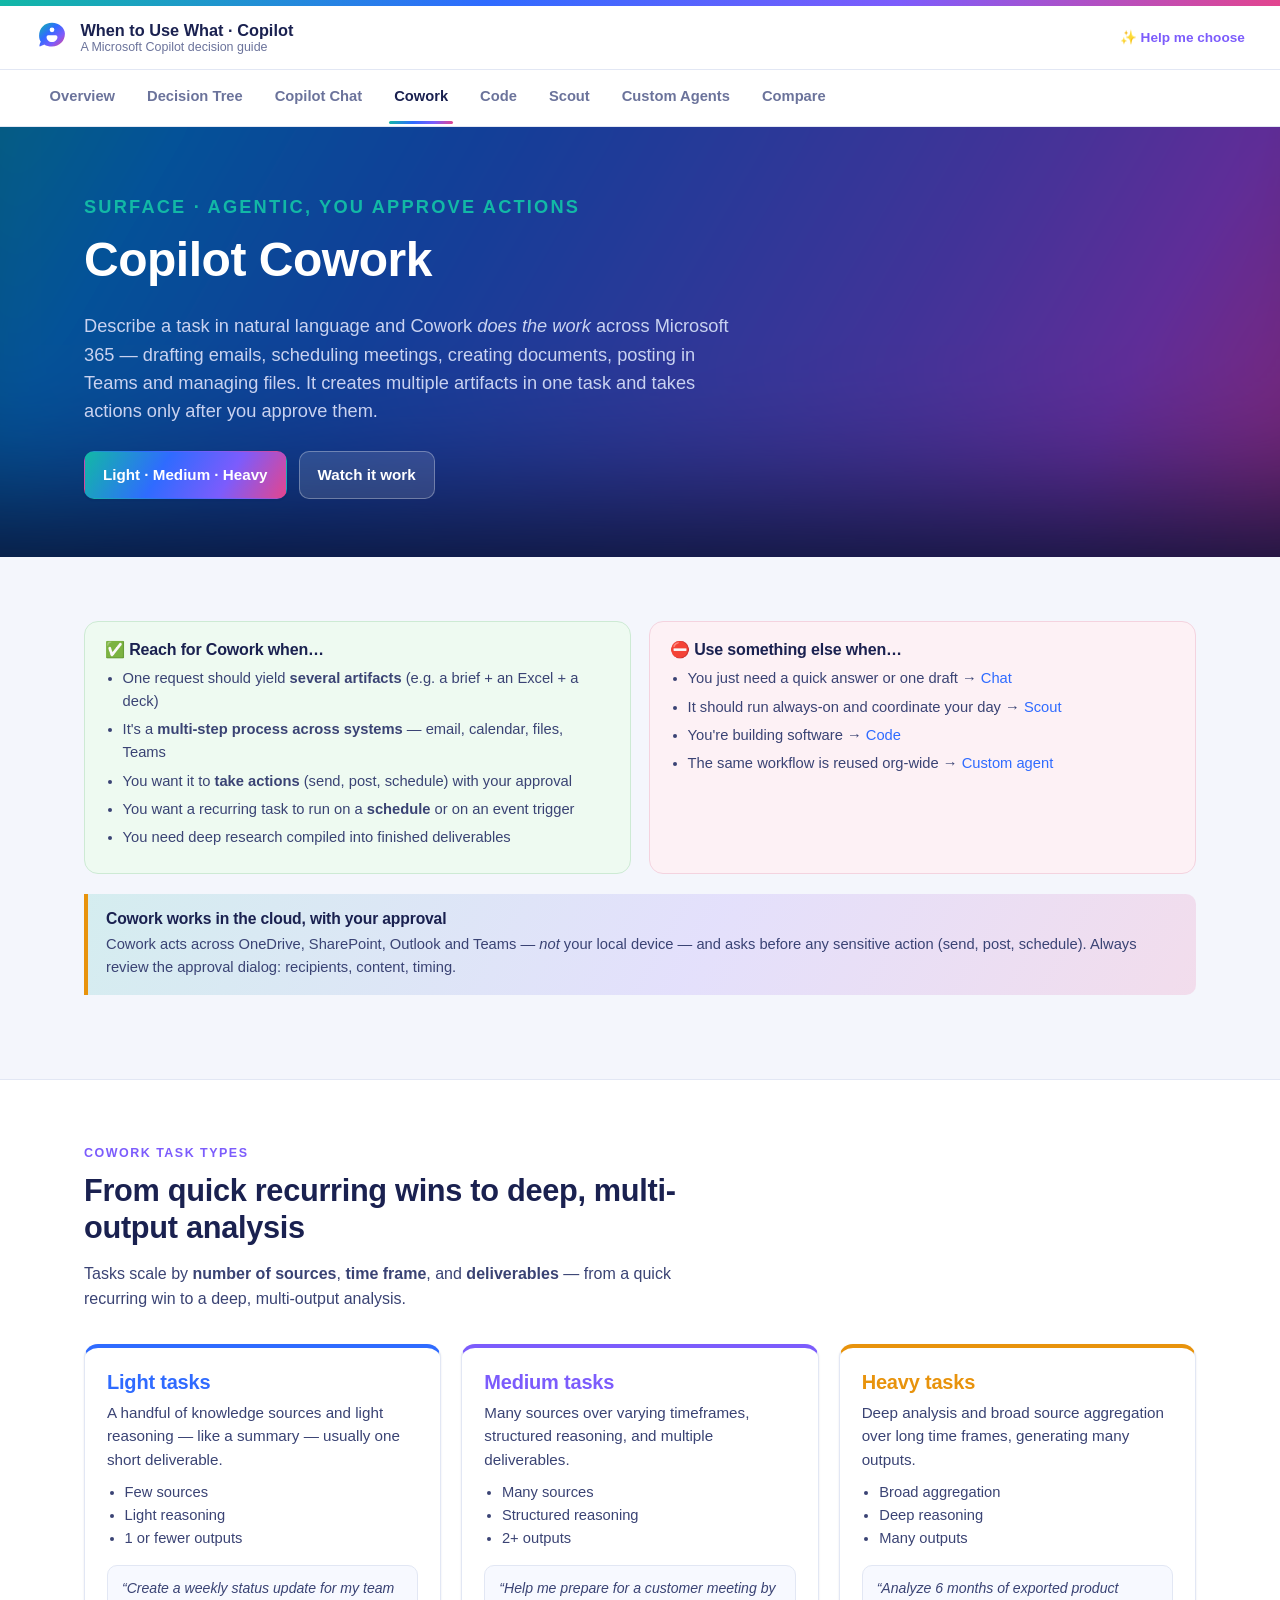
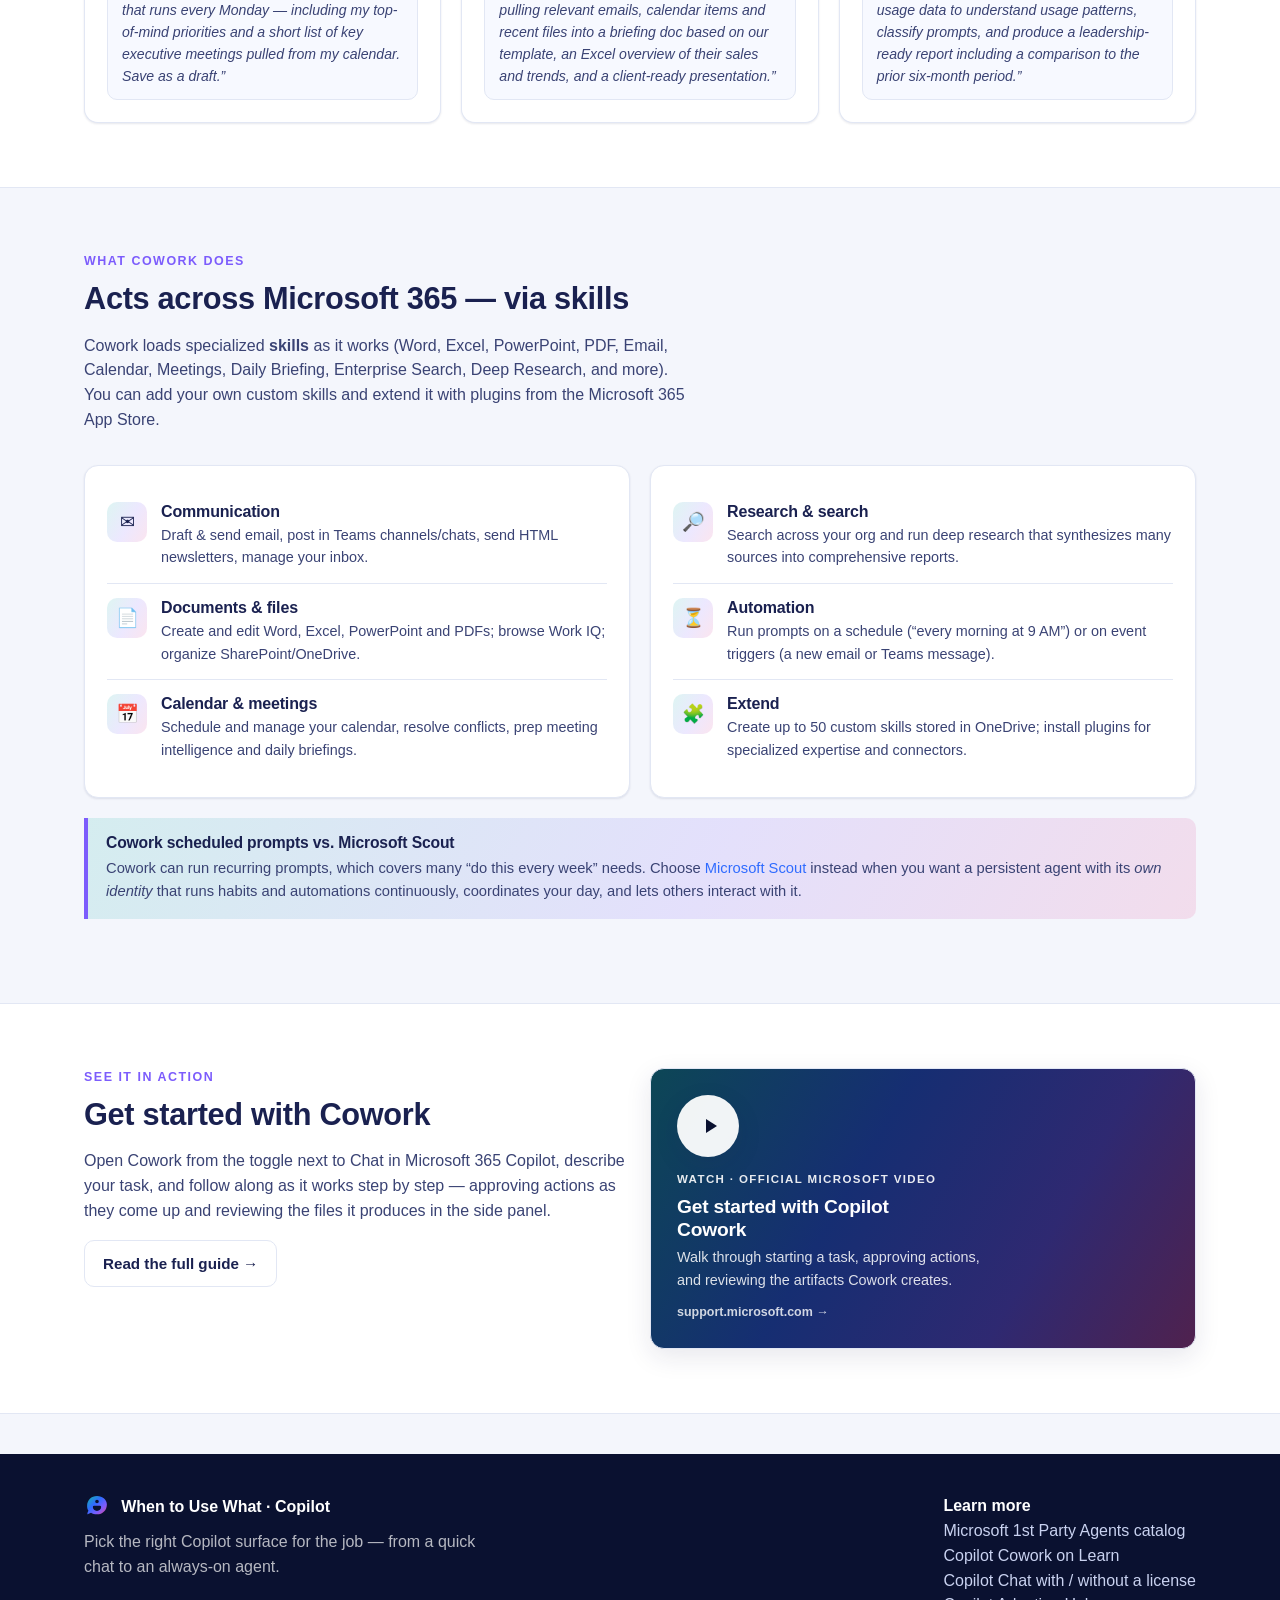
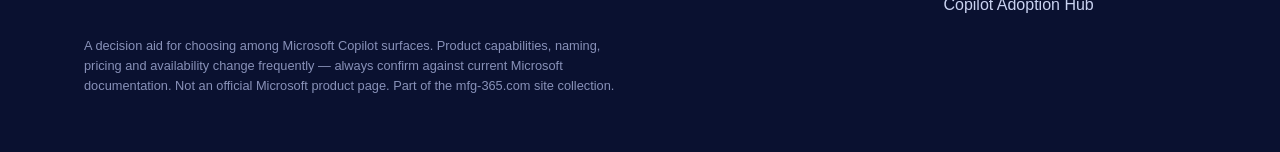
<file: cowork.html>
<!DOCTYPE html>
<html lang="en">
<head>
<meta charset="utf-8">
<meta name="viewport" content="width=device-width, initial-scale=1">
<title>When to Use What · Copilot — Copilot Cowork</title>
<meta name="description" content="When to use Microsoft 365 Copilot Cowork: multi-artifact, multi-step tasks across Microsoft 365. Light, Medium and Heavy task types, skills and scheduled prompts.">
<link rel="icon" href="assets/favicon.svg" type="image/svg+xml">
<link rel="stylesheet" href="assets/styles.css?v=8">
</head>
<body>
<div id="site-nav"></div>

<section class="hero">
  <div class="container">
    <p class="eyebrow">Surface &middot; Agentic, you approve actions</p>
    <h1>Copilot Cowork</h1>
    <p>Describe a task in natural language and Cowork <em>does the work</em> across Microsoft 365 — drafting emails,
      scheduling meetings, creating documents, posting in Teams and managing files. It creates multiple artifacts in
      one task and takes actions only after you approve them.</p>
    <div class="hero-actions">
      <a class="btn btn-primary" href="#tiers">Light &middot; Medium &middot; Heavy</a>
      <a class="btn btn-ghost" href="#video">Watch it work</a>
    </div>
  </div>
</section>

<!-- when to use / avoid -->
<section class="section">
  <div class="container">
    <div class="wu">
      <div class="box good">
        <h4>&#9989; Reach for Cowork when&hellip;</h4>
        <ul>
          <li>One request should yield <strong>several artifacts</strong> (e.g. a brief + an Excel + a deck)</li>
          <li>It's a <strong>multi-step process across systems</strong> — email, calendar, files, Teams</li>
          <li>You want it to <strong>take actions</strong> (send, post, schedule) with your approval</li>
          <li>You want a recurring task to run on a <strong>schedule</strong> or on an event trigger</li>
          <li>You need deep research compiled into finished deliverables</li>
        </ul>
      </div>
      <div class="box avoid">
        <h4>&#9940; Use something else when&hellip;</h4>
        <ul>
          <li>You just need a quick answer or one draft &rarr; <a href="chat.html">Chat</a></li>
          <li>It should run always-on and coordinate your day &rarr; <a href="scout.html">Scout</a></li>
          <li>You're building software &rarr; <a href="code.html">Code</a></li>
          <li>The same workflow is reused org-wide &rarr; <a href="custom-agents.html">Custom agent</a></li>
        </ul>
      </div>
    </div>
    <div class="callout warn">
      <h4>Cowork works in the cloud, with your approval</h4>
      <p>Cowork acts across OneDrive, SharePoint, Outlook and Teams — <em>not</em> your local device — and asks before
        any sensitive action (send, post, schedule). Always review the approval dialog: recipients, content, timing.</p>
    </div>
  </div>
</section>

<!-- task tiers -->
<section class="section alt" id="tiers">
  <div class="container">
    <div class="section-head">
      <p class="eyebrow">Cowork task types</p>
      <h2>From quick recurring wins to deep, multi-output analysis</h2>
      <p>Tasks scale by <strong>number of sources</strong>, <strong>time frame</strong>, and <strong>deliverables</strong> —
        from a quick recurring win to a deep, multi-output analysis.</p>
    </div>
    <div class="grid cols-3">
      <div class="card tier light">
        <h3>Light tasks</h3>
        <p>A handful of knowledge sources and light reasoning — like a summary — usually one short deliverable.</p>
        <ul>
          <li>Few sources</li>
          <li>Light reasoning</li>
          <li>1 or fewer outputs</li>
        </ul>
        <div class="prompt-ex">&ldquo;Create a weekly status update for my team that runs every Monday — including my
          top-of-mind priorities and a short list of key executive meetings pulled from my calendar. Save as a draft.&rdquo;</div>
      </div>
      <div class="card tier medium">
        <h3>Medium tasks</h3>
        <p>Many sources over varying timeframes, structured reasoning, and multiple deliverables.</p>
        <ul>
          <li>Many sources</li>
          <li>Structured reasoning</li>
          <li>2+ outputs</li>
        </ul>
        <div class="prompt-ex">&ldquo;Help me prepare for a customer meeting by pulling relevant emails, calendar items
          and recent files into a briefing doc based on our template, an Excel overview of their sales and trends, and a
          client-ready presentation.&rdquo;</div>
      </div>
      <div class="card tier heavy">
        <h3>Heavy tasks</h3>
        <p>Deep analysis and broad source aggregation over long time frames, generating many outputs.</p>
        <ul>
          <li>Broad aggregation</li>
          <li>Deep reasoning</li>
          <li>Many outputs</li>
        </ul>
        <div class="prompt-ex">&ldquo;Analyze 6 months of exported product usage data to understand usage patterns,
          classify prompts, and produce a leadership-ready report including a comparison to the prior six-month period.&rdquo;</div>
      </div>
    </div>
  </div>
</section>

<!-- what it can do + skills -->
<section class="section">
  <div class="container">
    <div class="section-head">
      <p class="eyebrow">What Cowork does</p>
      <h2>Acts across Microsoft 365 — via skills</h2>
      <p>Cowork loads specialized <strong>skills</strong> as it works (Word, Excel, PowerPoint, PDF, Email, Calendar,
        Meetings, Daily Briefing, Enterprise Search, Deep Research, and more). You can add your own custom skills and
        extend it with plugins from the Microsoft 365 App Store.</p>
    </div>
    <div class="grid cols-2">
      <div class="card">
        <div class="feat"><div class="fx">&#9993;</div><div><h4>Communication</h4><p>Draft &amp; send email, post in Teams channels/chats, send HTML newsletters, manage your inbox.</p></div></div>
        <div class="feat"><div class="fx">&#128196;</div><div><h4>Documents &amp; files</h4><p>Create and edit Word, Excel, PowerPoint and PDFs; browse Work IQ; organize SharePoint/OneDrive.</p></div></div>
        <div class="feat"><div class="fx">&#128197;</div><div><h4>Calendar &amp; meetings</h4><p>Schedule and manage your calendar, resolve conflicts, prep meeting intelligence and daily briefings.</p></div></div>
      </div>
      <div class="card">
        <div class="feat"><div class="fx">&#128270;</div><div><h4>Research &amp; search</h4><p>Search across your org and run deep research that synthesizes many sources into comprehensive reports.</p></div></div>
        <div class="feat"><div class="fx">&#9203;</div><div><h4>Automation</h4><p>Run prompts on a schedule (&ldquo;every morning at 9 AM&rdquo;) or on event triggers (a new email or Teams message).</p></div></div>
        <div class="feat"><div class="fx">&#129513;</div><div><h4>Extend</h4><p>Create up to 50 custom skills stored in OneDrive; install plugins for specialized expertise and connectors.</p></div></div>
      </div>
    </div>

    <div class="callout">
      <h4>Cowork scheduled prompts vs. Microsoft Scout</h4>
      <p>Cowork can run recurring prompts, which covers many &ldquo;do this every week&rdquo; needs. Choose
        <a href="scout.html">Microsoft Scout</a> instead when you want a persistent agent with its <em>own identity</em>
        that runs habits and automations continuously, coordinates your day, and lets others interact with it.</p>
    </div>
  </div>
</section>

<!-- video -->
<section class="section alt" id="video">
  <div class="container">
    <div class="grid cols-2" style="align-items:start">
      <div>
        <p class="eyebrow">See it in action</p>
        <h2>Get started with Cowork</h2>
        <p>Open Cowork from the toggle next to Chat in Microsoft 365 Copilot, describe your task, and follow along as it
          works step by step — approving actions as they come up and reviewing the files it produces in the side panel.</p>
        <p class="mb-0"><a class="btn btn-outline" href="https://support.microsoft.com/en-us/Microsoft-365-Copilot/get-started-with-cowork" target="_blank" rel="noopener">Read the full guide &rarr;</a></p>
      </div>
      <a class="video-card" href="https://support.microsoft.com/en-us/Microsoft-365-Copilot/get-started-with-cowork" target="_blank" rel="noopener">
        <div class="vc-inner">
          <div>
            <div class="vc-play"><svg viewBox="0 0 24 24"><path d="M8 5v14l11-7z"/></svg></div>
            <div class="vc-eyebrow">Watch &middot; Official Microsoft video</div>
            <h3>Get started with Copilot Cowork</h3>
            <p>Walk through starting a task, approving actions, and reviewing the artifacts Cowork creates.</p>
          </div>
          <div class="vc-src">support.microsoft.com &rarr;</div>
        </div>
      </a>
    </div>
  </div>
</section>

<div id="site-footer"></div>
<script src="assets/nav.js?v=4"></script>
<script src="assets/advisor.js?v=4"></script>
</body>
</html>
</file>
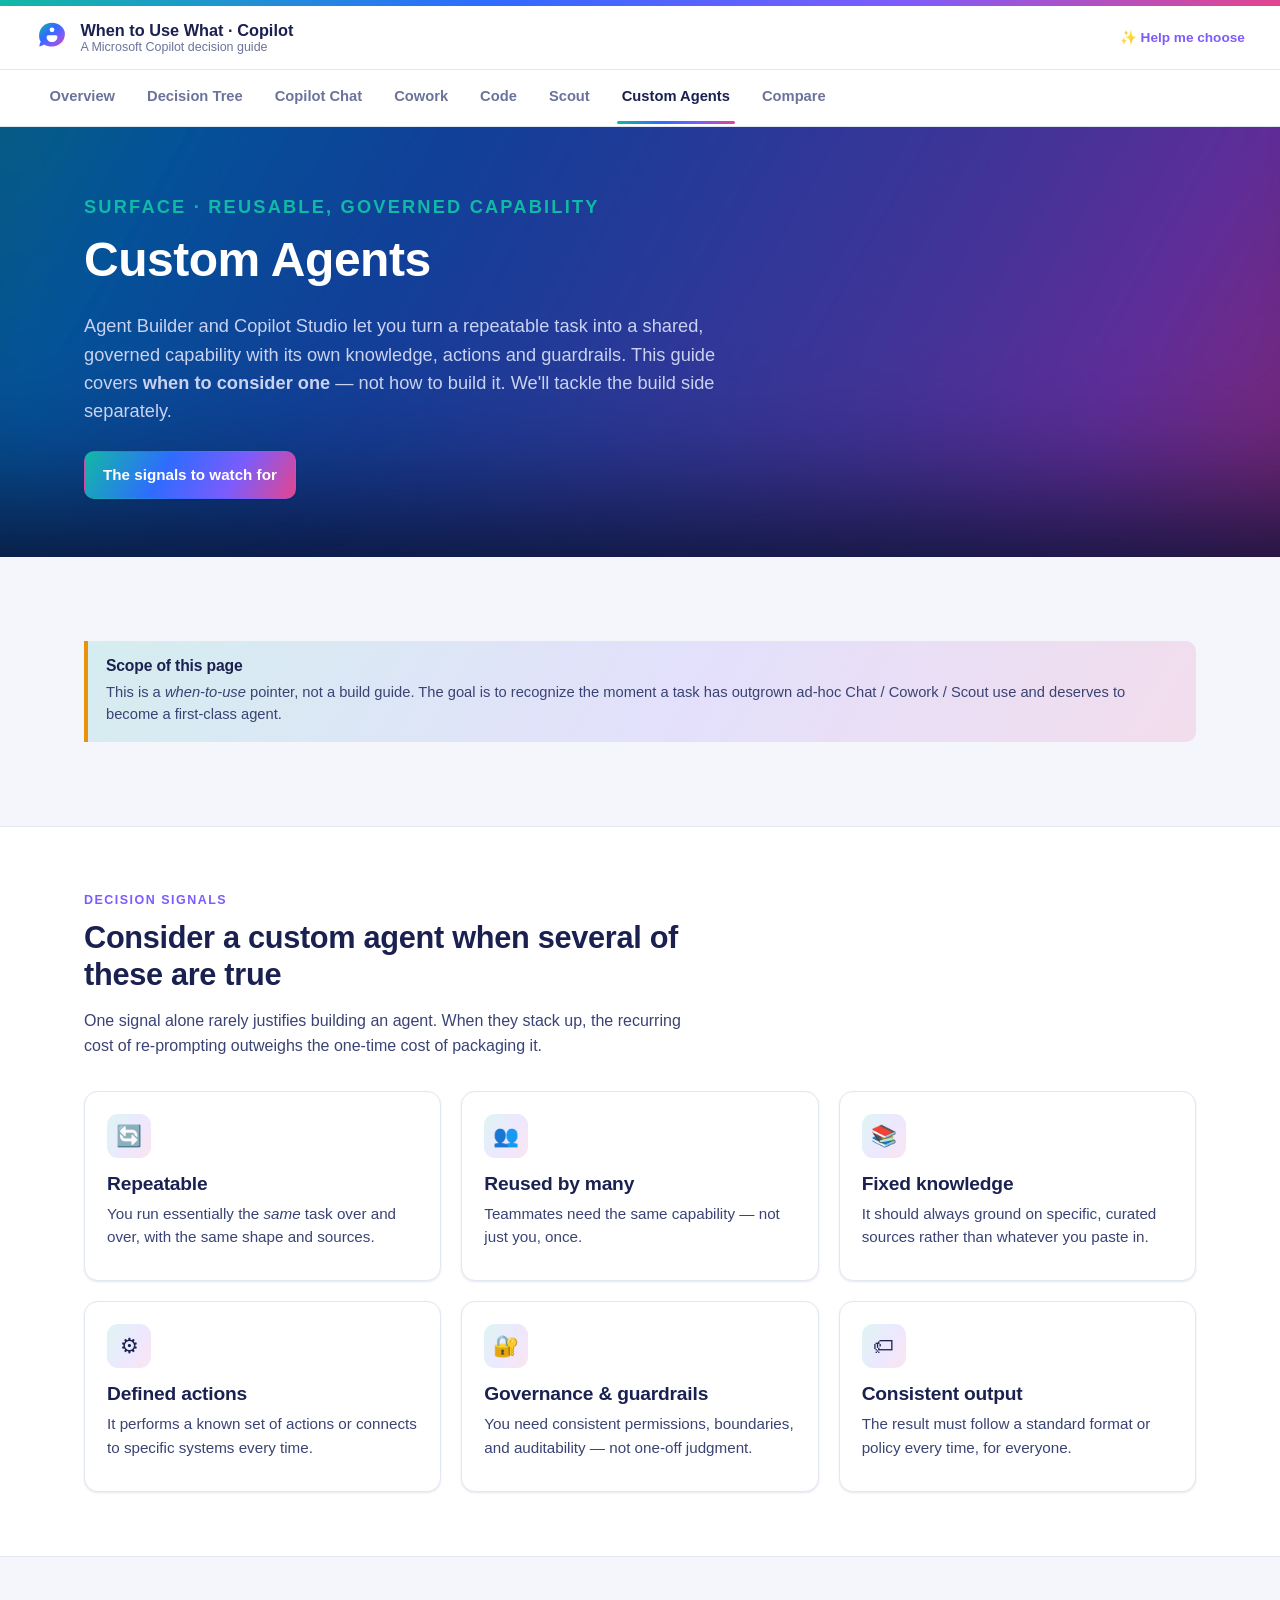
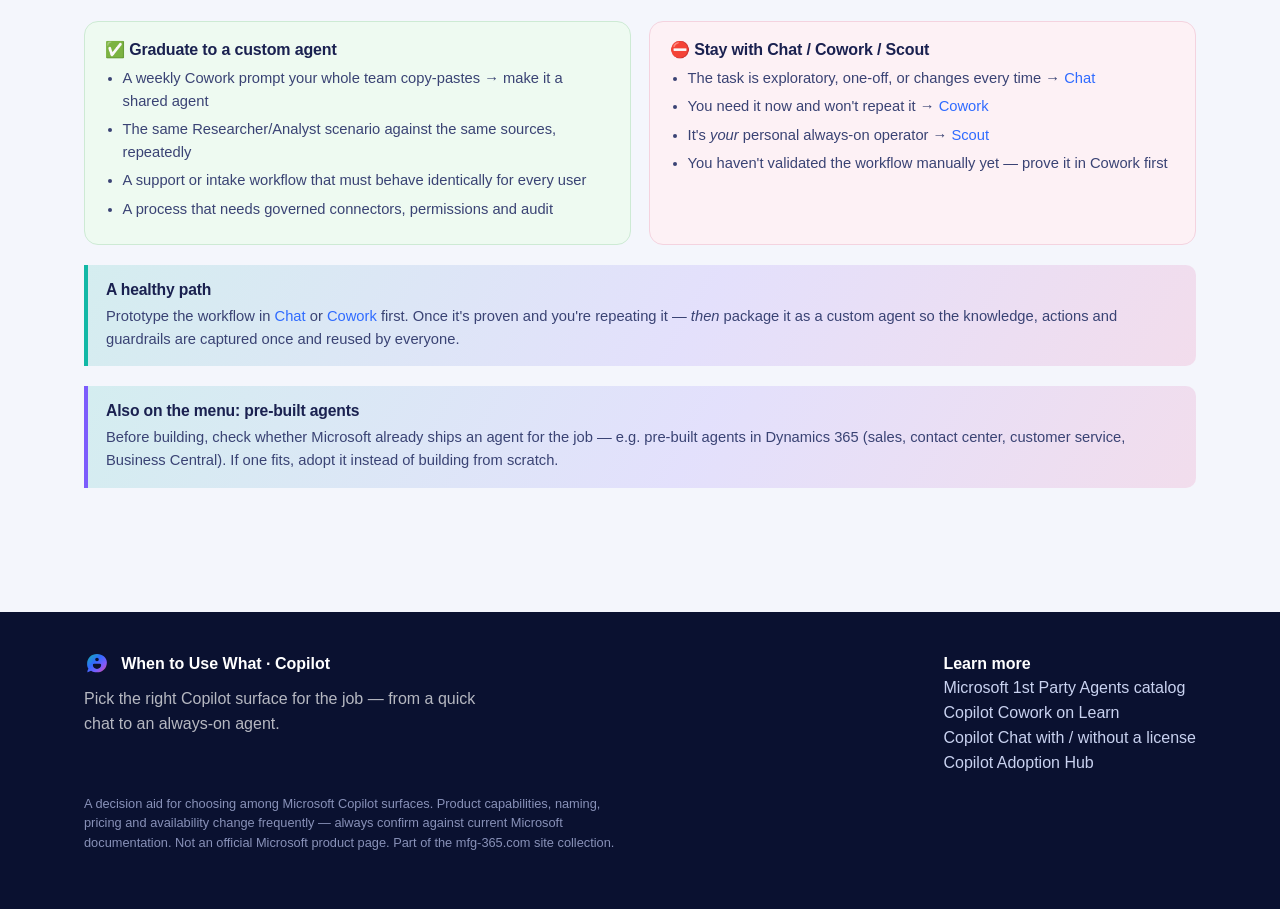
<file: custom-agents.html>
<!DOCTYPE html>
<html lang="en">
<head>
<meta charset="utf-8">
<meta name="viewport" content="width=device-width, initial-scale=1">
<title>When to Use What · Copilot — Custom Agents</title>
<meta name="description" content="When to consider a custom agent (Agent Builder or Copilot Studio) instead of Chat, Cowork or Scout — the signals that a task should become a reusable, governed capability.">
<link rel="icon" href="assets/favicon.svg" type="image/svg+xml">
<link rel="stylesheet" href="assets/styles.css?v=8">
</head>
<body>
<div id="site-nav"></div>

<section class="hero">
  <div class="container">
    <p class="eyebrow">Surface &middot; Reusable, governed capability</p>
    <h1>Custom Agents</h1>
    <p>Agent Builder and Copilot Studio let you turn a repeatable task into a shared, governed capability with its own
      knowledge, actions and guardrails. This guide covers <strong>when to consider one</strong> — not how to build it.
      We'll tackle the build side separately.</p>
    <div class="hero-actions">
      <a class="btn btn-primary" href="#signals">The signals to watch for</a>
    </div>
  </div>
</section>

<section class="section">
  <div class="container">
    <div class="callout warn">
      <h4>Scope of this page</h4>
      <p>This is a <em>when-to-use</em> pointer, not a build guide. The goal is to recognize the moment a task has
        outgrown ad-hoc Chat / Cowork / Scout use and deserves to become a first-class agent.</p>
    </div>
  </div>
</section>

<!-- signals -->
<section class="section alt" id="signals">
  <div class="container">
    <div class="section-head">
      <p class="eyebrow">Decision signals</p>
      <h2>Consider a custom agent when several of these are true</h2>
      <p>One signal alone rarely justifies building an agent. When they stack up, the recurring cost of re-prompting
        outweighs the one-time cost of packaging it.</p>
    </div>
    <div class="grid cols-3">
      <div class="card"><div class="icon">&#128260;</div><h3>Repeatable</h3><p>You run essentially the <em>same</em> task over and over, with the same shape and sources.</p></div>
      <div class="card"><div class="icon">&#128101;</div><h3>Reused by many</h3><p>Teammates need the same capability — not just you, once.</p></div>
      <div class="card"><div class="icon">&#128218;</div><h3>Fixed knowledge</h3><p>It should always ground on specific, curated sources rather than whatever you paste in.</p></div>
      <div class="card"><div class="icon">&#9881;</div><h3>Defined actions</h3><p>It performs a known set of actions or connects to specific systems every time.</p></div>
      <div class="card"><div class="icon">&#128272;</div><h3>Governance &amp; guardrails</h3><p>You need consistent permissions, boundaries, and auditability — not one-off judgment.</p></div>
      <div class="card"><div class="icon">&#127991;</div><h3>Consistent output</h3><p>The result must follow a standard format or policy every time, for everyone.</p></div>
    </div>
  </div>
</section>

<!-- stay vs graduate -->
<section class="section">
  <div class="container">
    <div class="wu">
      <div class="box good">
        <h4>&#9989; Graduate to a custom agent</h4>
        <ul>
          <li>A weekly Cowork prompt your whole team copy-pastes &rarr; make it a shared agent</li>
          <li>The same Researcher/Analyst scenario against the same sources, repeatedly</li>
          <li>A support or intake workflow that must behave identically for every user</li>
          <li>A process that needs governed connectors, permissions and audit</li>
        </ul>
      </div>
      <div class="box avoid">
        <h4>&#9940; Stay with Chat / Cowork / Scout</h4>
        <ul>
          <li>The task is exploratory, one-off, or changes every time &rarr; <a href="chat.html">Chat</a></li>
          <li>You need it now and won't repeat it &rarr; <a href="cowork.html">Cowork</a></li>
          <li>It's <em>your</em> personal always-on operator &rarr; <a href="scout.html">Scout</a></li>
          <li>You haven't validated the workflow manually yet — prove it in Cowork first</li>
        </ul>
      </div>
    </div>

    <div class="callout tip">
      <h4>A healthy path</h4>
      <p>Prototype the workflow in <a href="chat.html">Chat</a> or <a href="cowork.html">Cowork</a> first. Once it's
        proven and you're repeating it — <em>then</em> package it as a custom agent so the knowledge, actions and
        guardrails are captured once and reused by everyone.</p>
    </div>

    <div class="callout">
      <h4>Also on the menu: pre-built agents</h4>
      <p>Before building, check whether Microsoft already ships an agent for the job — e.g. pre-built agents in
        Dynamics 365 (sales, contact center, customer service, Business Central). If one fits, adopt it instead of
        building from scratch.</p>
    </div>
  </div>
</section>

<div id="site-footer"></div>
<script src="assets/nav.js?v=4"></script>
<script src="assets/advisor.js?v=4"></script>
</body>
</html>
</file>
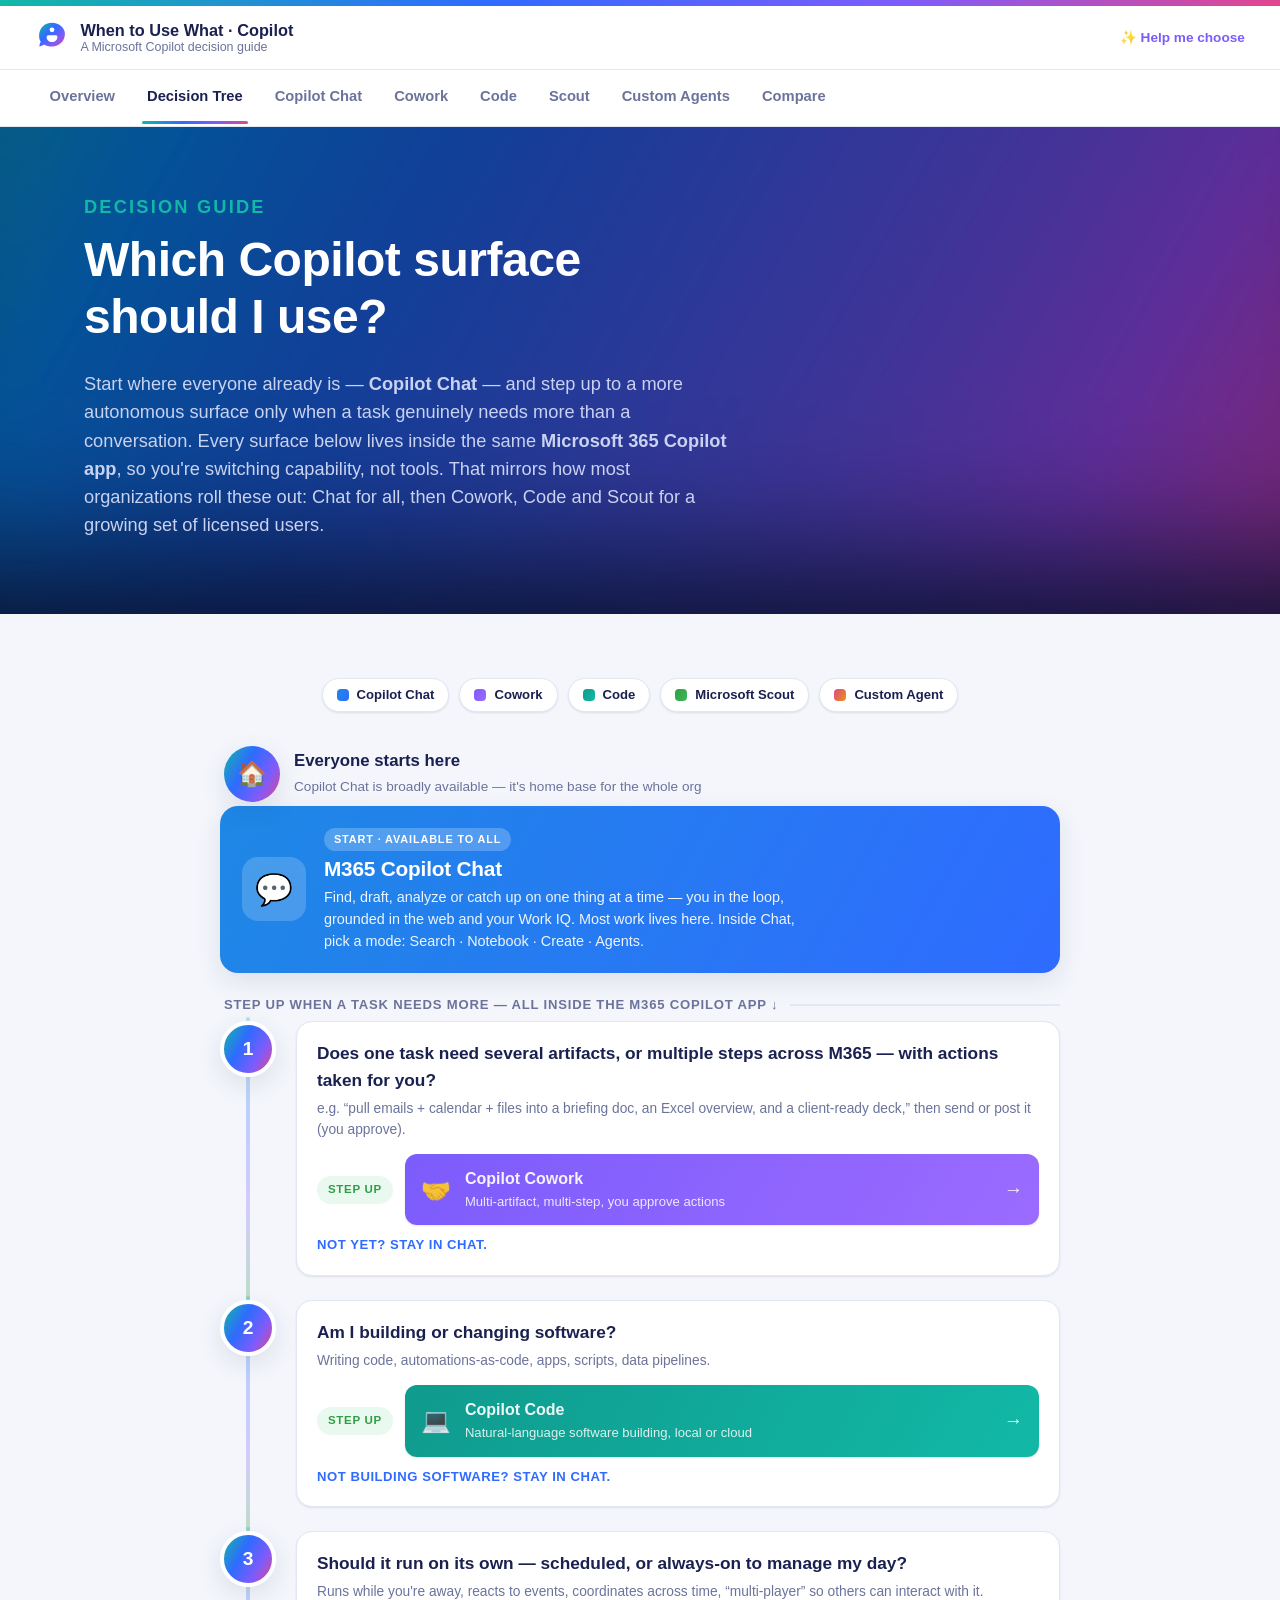
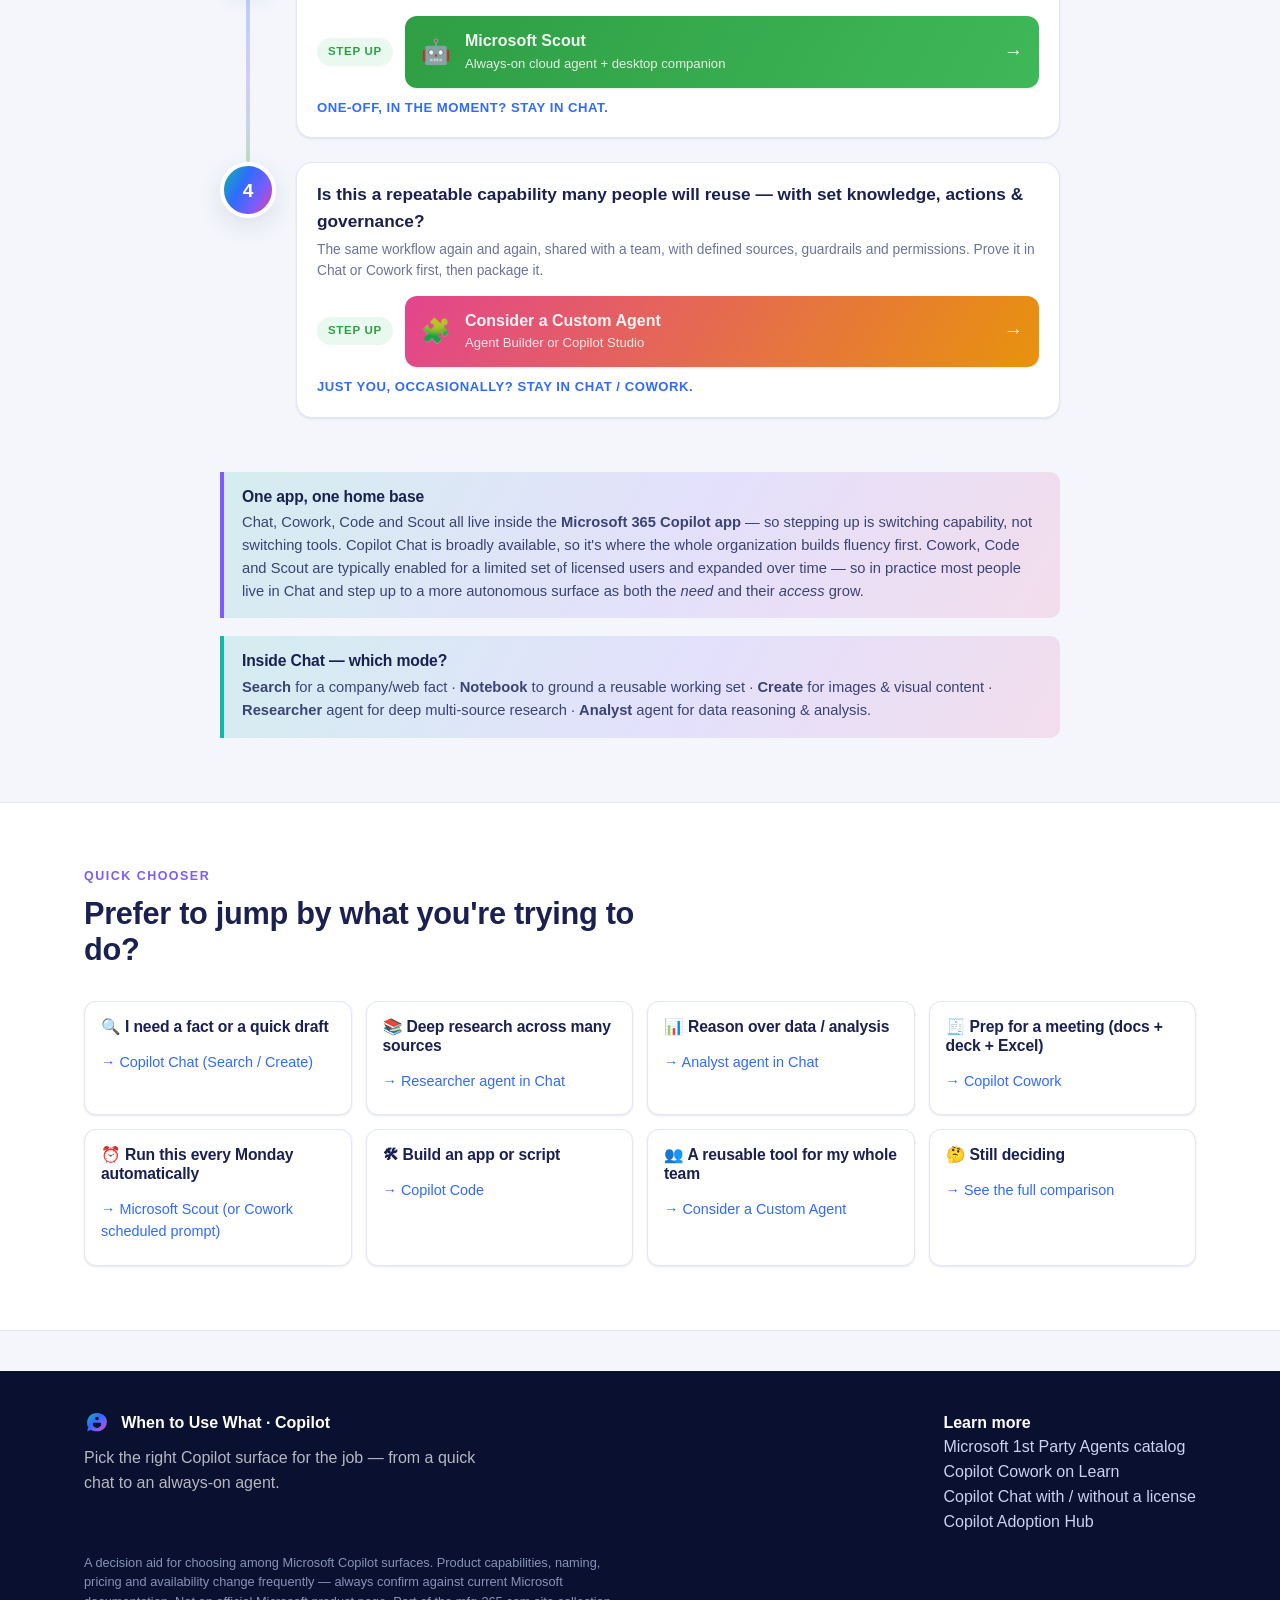
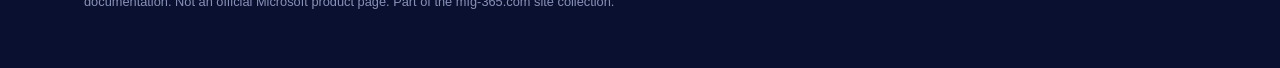
<file: decision-tree.html>
<!DOCTYPE html>
<html lang="en">
<head>
<meta charset="utf-8">
<meta name="viewport" content="width=device-width, initial-scale=1">
<title>When to Use What · Copilot — Decision Tree</title>
<meta name="description" content="A simple decision tree for choosing a Microsoft Copilot surface: Chat, Cowork, Code, Microsoft Scout, or a custom agent.">
<link rel="icon" href="assets/favicon.svg" type="image/svg+xml">
<link rel="stylesheet" href="assets/styles.css?v=8">
</head>
<body>
<div id="site-nav"></div>

<section class="hero">
  <div class="container">
    <p class="eyebrow">Decision guide</p>
    <h1>Which Copilot surface should I use?</h1>
    <p>Start where everyone already is — <strong>Copilot Chat</strong> — and step up to a more autonomous surface
      only when a task genuinely needs more than a conversation. Every surface below lives inside the same
      <strong>Microsoft 365 Copilot app</strong>, so you're switching capability, not tools. That mirrors how most
      organizations roll these out: Chat for all, then Cowork, Code and Scout for a growing set of licensed users.</p>
  </div>
</section>

<section class="section">
  <div class="container">

    <!-- surface key -->
    <div class="surface-key">
      <span class="sk sk-chat"><i></i> Copilot Chat</span>
      <span class="sk sk-cowork"><i></i> Cowork</span>
      <span class="sk sk-code"><i></i> Code</span>
      <span class="sk sk-scout"><i></i> Microsoft Scout</span>
      <span class="sk sk-agent"><i></i> Custom Agent</span>
    </div>

    <!-- gated timeline infographic -->
    <div class="flow">

      <div class="flow-start">
        <div class="badge">&#127968;</div>
        <div class="txt"><strong>Everyone starts here</strong><span>Copilot Chat is broadly available &mdash; it's home base for the whole org</span></div>
      </div>

      <a class="flow-home" href="chat.html">
        <div class="hb-em">&#128172;</div>
        <div>
          <span class="hb-tag">Start &middot; Available to all</span>
          <h3>M365 Copilot Chat</h3>
          <p>Find, draft, analyze or catch up on one thing at a time — you in the loop, grounded in the web and your
            Work IQ. Most work lives here. Inside Chat, pick a mode: Search &middot; Notebook &middot; Create &middot; Agents.</p>
        </div>
      </a>

      <div class="flow-step-head"><strong>Step up when a task needs more &mdash; all inside the M365 Copilot app &darr;</strong><span class="line"></span></div>

      <div class="gate">
        <div class="gnum">1</div>
        <div class="gate-body">
          <div class="gate-q">Does one task need several artifacts, or multiple steps across M365 — with actions taken for you?</div>
          <div class="gate-hint">e.g. &ldquo;pull emails + calendar + files into a briefing doc, an Excel overview, and a client-ready deck,&rdquo; then send or post it (you approve).</div>
          <div class="gate-yes">
            <span class="yes-badge">STEP UP</span>
            <a class="outcome out-cowork" href="cowork.html"><span class="em">&#129309;</span><span class="oc"><strong>Copilot Cowork</strong><span>Multi-artifact, multi-step, you approve actions</span></span><span class="arw">&rarr;</span></a>
          </div>
          <div class="gate-no stay">Not yet? Stay in Chat.</div>
        </div>
      </div>

      <div class="gate">
        <div class="gnum">2</div>
        <div class="gate-body">
          <div class="gate-q">Am I building or changing software?</div>
          <div class="gate-hint">Writing code, automations-as-code, apps, scripts, data pipelines.</div>
          <div class="gate-yes">
            <span class="yes-badge">STEP UP</span>
            <a class="outcome out-code" href="code.html"><span class="em">&#128187;</span><span class="oc"><strong>Copilot Code</strong><span>Natural-language software building, local or cloud</span></span><span class="arw">&rarr;</span></a>
          </div>
          <div class="gate-no stay">Not building software? Stay in Chat.</div>
        </div>
      </div>

      <div class="gate">
        <div class="gnum">3</div>
        <div class="gate-body">
          <div class="gate-q">Should it run on its own — scheduled, or always-on to manage my day?</div>
          <div class="gate-hint">Runs while you're away, reacts to events, coordinates across time, &ldquo;multi-player&rdquo; so others can interact with it.</div>
          <div class="gate-yes">
            <span class="yes-badge">STEP UP</span>
            <a class="outcome out-scout" href="scout.html"><span class="em">&#129302;</span><span class="oc"><strong>Microsoft Scout</strong><span>Always-on cloud agent + desktop companion</span></span><span class="arw">&rarr;</span></a>
          </div>
          <div class="gate-no stay">One-off, in the moment? Stay in Chat.</div>
        </div>
      </div>

      <div class="gate">
        <div class="gnum">4</div>
        <div class="gate-body">
          <div class="gate-q">Is this a repeatable capability many people will reuse — with set knowledge, actions &amp; governance?</div>
          <div class="gate-hint">The same workflow again and again, shared with a team, with defined sources, guardrails and permissions. Prove it in Chat or Cowork first, then package it.</div>
          <div class="gate-yes">
            <span class="yes-badge">STEP UP</span>
            <a class="outcome out-agent" href="custom-agents.html"><span class="em">&#129513;</span><span class="oc"><strong>Consider a Custom Agent</strong><span>Agent Builder or Copilot Studio</span></span><span class="arw">&rarr;</span></a>
          </div>
          <div class="gate-no stay">Just you, occasionally? Stay in Chat / Cowork.</div>
        </div>
      </div>

    </div>

    <div class="callout" style="max-width:840px;margin:30px auto 0">
      <h4>One app, one home base</h4>
      <p>Chat, Cowork, Code and Scout all live inside the <strong>Microsoft 365 Copilot app</strong> — so stepping up
        is switching capability, not switching tools. Copilot Chat is broadly available, so it's where the whole
        organization builds fluency first. Cowork, Code and Scout are typically enabled for a limited set of licensed
        users and expanded over time — so in practice most people live in Chat and step up to a more autonomous
        surface as both the <em>need</em> and their <em>access</em> grow.</p>
    </div>

    <div class="callout tip" style="max-width:840px;margin:18px auto 0">
      <h4>Inside Chat — which mode?</h4>
      <p><strong>Search</strong> for a company/web fact &middot; <strong>Notebook</strong> to ground a reusable working set &middot;
        <strong>Create</strong> for images &amp; visual content &middot; <strong>Researcher</strong> agent for deep multi-source research &middot;
        <strong>Analyst</strong> agent for data reasoning &amp; analysis.</p>
    </div>
  </div>
</section>

<!-- quick chooser -->
<section class="section alt">
  <div class="container">
    <div class="section-head">
      <p class="eyebrow">Quick chooser</p>
      <h2>Prefer to jump by what you're trying to do?</h2>
    </div>
    <div class="chooser">
      <div class="chip-q">
        <h4>&#128269; I need a fact or a quick draft</h4>
        <a href="chat.html">&rarr; Copilot Chat (Search / Create)</a>
      </div>
      <div class="chip-q">
        <h4>&#128218; Deep research across many sources</h4>
        <a href="chat.html#agents">&rarr; Researcher agent in Chat</a>
      </div>
      <div class="chip-q">
        <h4>&#128202; Reason over data / analysis</h4>
        <a href="chat.html#agents">&rarr; Analyst agent in Chat</a>
      </div>
      <div class="chip-q">
        <h4>&#129534; Prep for a meeting (docs + deck + Excel)</h4>
        <a href="cowork.html">&rarr; Copilot Cowork</a>
      </div>
      <div class="chip-q">
        <h4>&#9200; Run this every Monday automatically</h4>
        <a href="scout.html">&rarr; Microsoft Scout (or Cowork scheduled prompt)</a>
      </div>
      <div class="chip-q">
        <h4>&#128736; Build an app or script</h4>
        <a href="code.html">&rarr; Copilot Code</a>
      </div>
      <div class="chip-q">
        <h4>&#128101; A reusable tool for my whole team</h4>
        <a href="custom-agents.html">&rarr; Consider a Custom Agent</a>
      </div>
      <div class="chip-q">
        <h4>&#129300; Still deciding</h4>
        <a href="compare.html">&rarr; See the full comparison</a>
      </div>
    </div>
  </div>
</section>

<div id="site-footer"></div>
<script src="assets/nav.js?v=4"></script>
<script src="assets/advisor.js?v=4"></script>
</body>
</html>
</file>
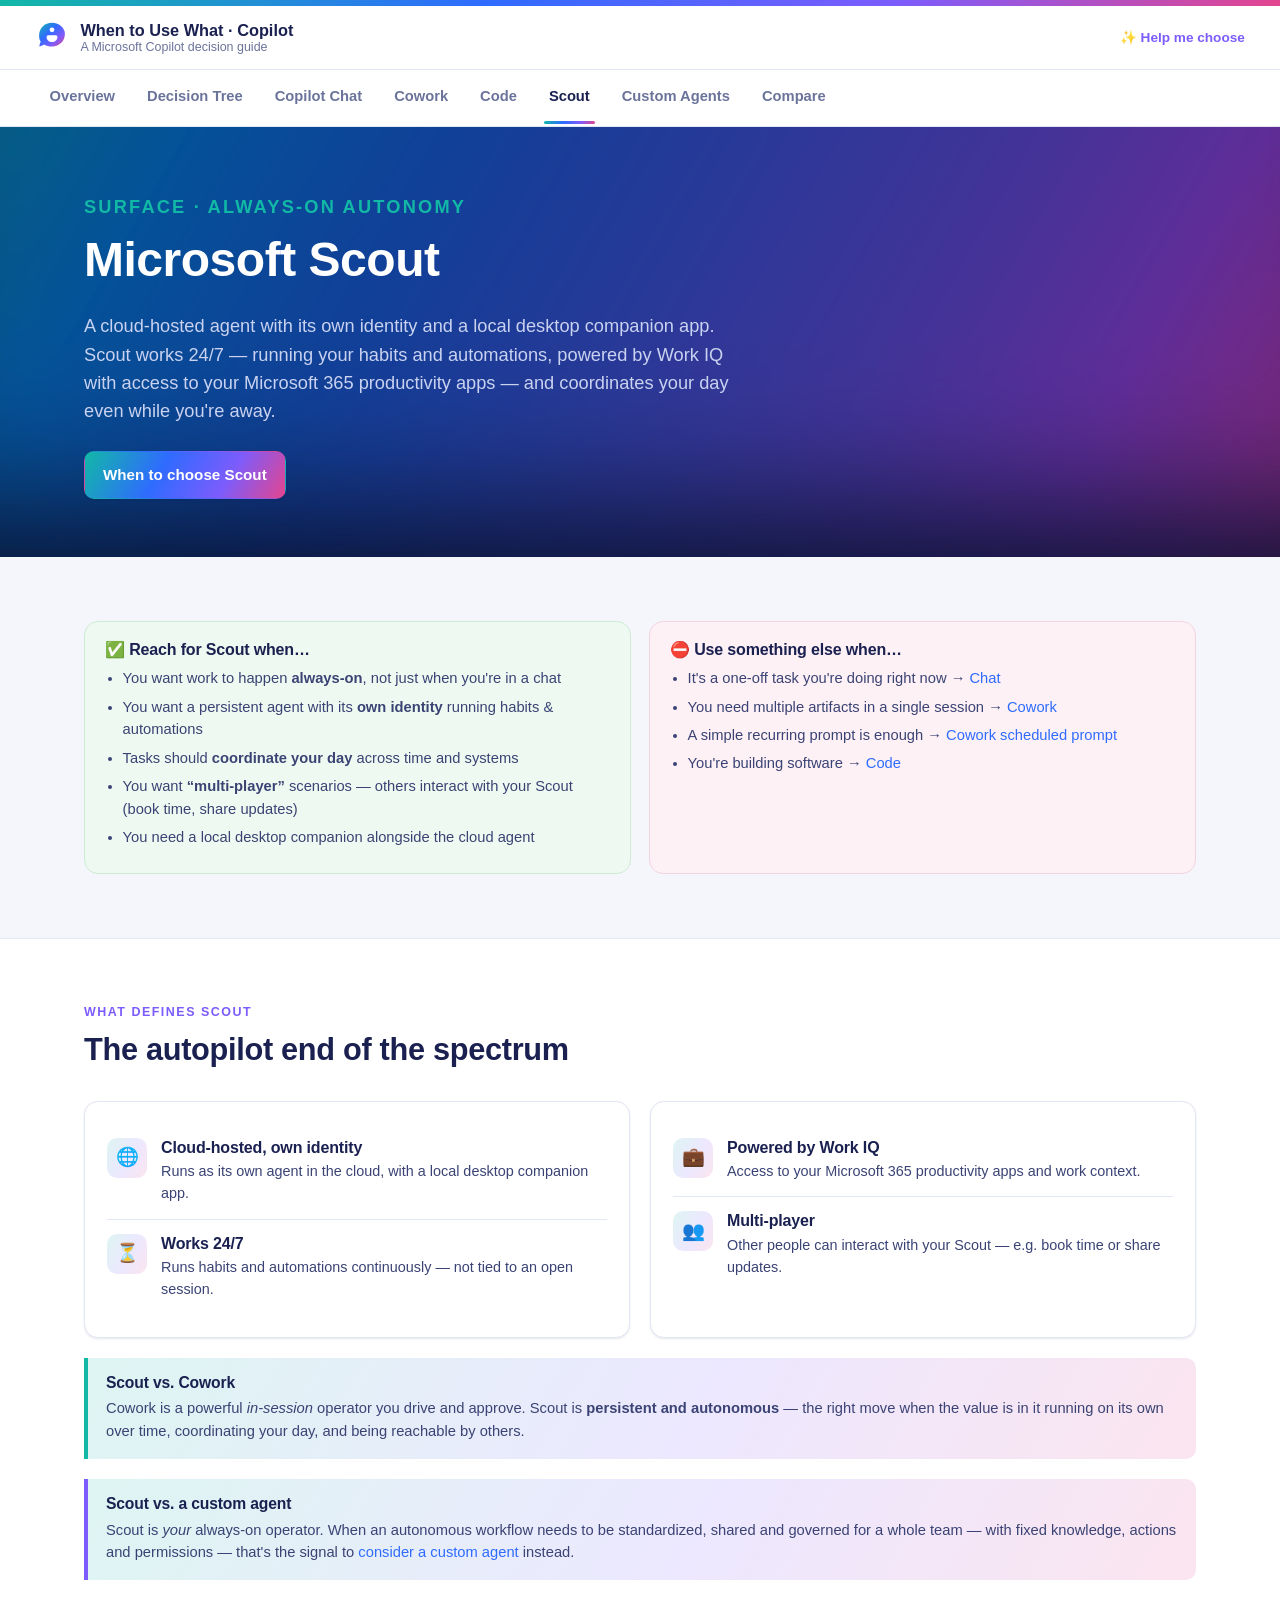
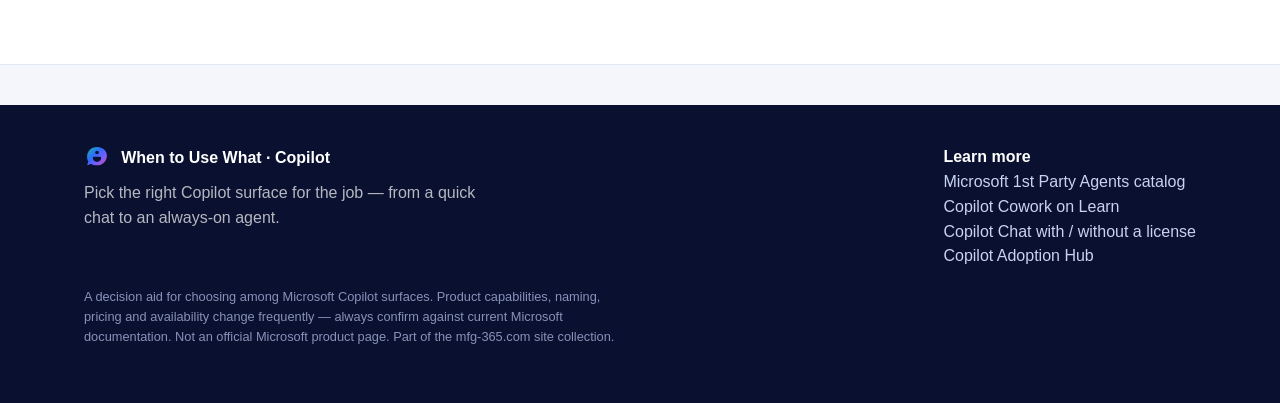
<file: scout.html>
<!DOCTYPE html>
<html lang="en">
<head>
<meta charset="utf-8">
<meta name="viewport" content="width=device-width, initial-scale=1">
<title>When to Use What · Copilot — Microsoft Scout</title>
<meta name="description" content="When to use Microsoft Scout: an always-on, cloud-hosted agent with its own identity and a local desktop companion that runs your habits and automations and coordinates your day.">
<link rel="icon" href="assets/favicon.svg" type="image/svg+xml">
<link rel="stylesheet" href="assets/styles.css?v=8">
</head>
<body>
<div id="site-nav"></div>

<section class="hero">
  <div class="container">
    <p class="eyebrow">Surface &middot; Always-on autonomy</p>
    <h1>Microsoft Scout</h1>
    <p>A cloud-hosted agent with its own identity and a local desktop companion app. Scout works 24/7 — running your
      habits and automations, powered by Work IQ with access to your Microsoft 365 productivity apps — and coordinates
      your day even while you're away.</p>
    <div class="hero-actions">
      <a class="btn btn-primary" href="#when">When to choose Scout</a>
    </div>
  </div>
</section>

<section class="section" id="when">
  <div class="container">
    <div class="wu">
      <div class="box good">
        <h4>&#9989; Reach for Scout when&hellip;</h4>
        <ul>
          <li>You want work to happen <strong>always-on</strong>, not just when you're in a chat</li>
          <li>You want a persistent agent with its <strong>own identity</strong> running habits &amp; automations</li>
          <li>Tasks should <strong>coordinate your day</strong> across time and systems</li>
          <li>You want <strong>&ldquo;multi-player&rdquo;</strong> scenarios — others interact with your Scout (book time, share updates)</li>
          <li>You need a local desktop companion alongside the cloud agent</li>
        </ul>
      </div>
      <div class="box avoid">
        <h4>&#9940; Use something else when&hellip;</h4>
        <ul>
          <li>It's a one-off task you're doing right now &rarr; <a href="chat.html">Chat</a></li>
          <li>You need multiple artifacts in a single session &rarr; <a href="cowork.html">Cowork</a></li>
          <li>A simple recurring prompt is enough &rarr; <a href="cowork.html">Cowork scheduled prompt</a></li>
          <li>You're building software &rarr; <a href="code.html">Code</a></li>
        </ul>
      </div>
    </div>
  </div>
</section>

<section class="section alt">
  <div class="container">
    <div class="section-head">
      <p class="eyebrow">What defines Scout</p>
      <h2>The autopilot end of the spectrum</h2>
    </div>
    <div class="grid cols-2">
      <div class="card">
        <div class="feat"><div class="fx">&#127760;</div><div><h4>Cloud-hosted, own identity</h4><p>Runs as its own agent in the cloud, with a local desktop companion app.</p></div></div>
        <div class="feat"><div class="fx">&#9203;</div><div><h4>Works 24/7</h4><p>Runs habits and automations continuously — not tied to an open session.</p></div></div>
      </div>
      <div class="card">
        <div class="feat"><div class="fx">&#128188;</div><div><h4>Powered by Work IQ</h4><p>Access to your Microsoft 365 productivity apps and work context.</p></div></div>
        <div class="feat"><div class="fx">&#128101;</div><div><h4>Multi-player</h4><p>Other people can interact with your Scout — e.g. book time or share updates.</p></div></div>
      </div>
    </div>
    <div class="callout tip">
      <h4>Scout vs. Cowork</h4>
      <p>Cowork is a powerful <em>in-session</em> operator you drive and approve. Scout is <strong>persistent and
        autonomous</strong> — the right move when the value is in it running on its own over time, coordinating your day,
        and being reachable by others.</p>
    </div>
    <div class="callout">
      <h4>Scout vs. a custom agent</h4>
      <p>Scout is <em>your</em> always-on operator. When an autonomous workflow needs to be standardized, shared and
        governed for a whole team — with fixed knowledge, actions and permissions — that's the signal to
        <a href="custom-agents.html">consider a custom agent</a> instead.</p>
    </div>
  </div>
</section>

<div id="site-footer"></div>
<script src="assets/nav.js?v=4"></script>
<script src="assets/advisor.js?v=4"></script>
</body>
</html>
</file>
<file: assets/styles.css>
/* When to Use What — Copilot | mfg-365.com family design system
   Copilot iridescent gradient + Fluent neutrals + navy hero/footer. */

:root {
  --teal: #12B8A6; --blue: #2F6BFF; --purple: #7C5CFC; --pink: #E3458E;
  --green: #2F9E44; --amber: #E8930C;
  --copilot-gradient: linear-gradient(120deg, #12B8A6 0%, #2F6BFF 38%, #7C5CFC 70%, #E3458E 100%);
  --copilot-gradient-soft: linear-gradient(120deg, rgba(18,184,166,.14), rgba(124,92,252,.14) 55%, rgba(227,69,142,.14));
  --spectrum: linear-gradient(90deg, #12B8A6 0%, #2F6BFF 40%, #7C5CFC 70%, #2F9E44 100%);

  --navy: #0A1130; --navy2: #141C44;
  --ink: #1A2150; --ink-2: #3A4374; --muted: #6B739B;
  --line: #E2E7F4; --bg: #F4F6FC; --card: #FFFFFF;
  --brand: #7C5CFC; --brand-blue: #2F6BFF;

  --radius: 14px;
  --shadow-sm: 0 1px 2px rgba(26,33,80,.06), 0 1px 3px rgba(26,33,80,.05);
  --shadow-md: 0 8px 26px rgba(26,33,80,.10);
  --shadow-lg: 0 12px 40px rgba(26,33,80,.16);
  --maxw: 1160px;
}

* { box-sizing: border-box; }
html { scroll-behavior: smooth; }
body {
  margin: 0;
  font-family: "Segoe UI", "Segoe UI Web (West European)", -apple-system, BlinkMacSystemFont, Roboto, Helvetica, Arial, sans-serif;
  color: var(--ink); background: var(--bg); line-height: 1.55; -webkit-font-smoothing: antialiased;
}
h1,h2,h3,h4 { line-height: 1.2; color: var(--ink); margin: 0 0 .5em; font-weight: 700; letter-spacing: -.01em; }
h1 { font-size: clamp(2rem, 4vw, 3rem); }
h2 { font-size: clamp(1.5rem, 2.4vw, 2.1rem); }
h3 { font-size: 1.2rem; }
p { margin: 0 0 1rem; color: var(--ink-2); }
a { color: var(--brand-blue); text-decoration: none; }
a:hover { text-decoration: underline; }
.container { max-width: var(--maxw); margin: 0 auto; padding: 0 24px; }
.gradient-text { background: var(--copilot-gradient); -webkit-background-clip: text; background-clip: text; -webkit-text-fill-color: transparent; color: transparent; }
.eyebrow { text-transform: uppercase; letter-spacing: .12em; font-size: .78rem; font-weight: 700; color: var(--brand); margin: 0 0 .6rem; }

/* ---------- ribbon + header + tabs ---------- */
.ribbon { height: 6px; background: var(--copilot-gradient); }
.site-header { display: flex; align-items: center; justify-content: space-between; gap: 1rem; padding: .9rem clamp(1rem, 4vw, 2.2rem); background: #fff; border-bottom: 1px solid var(--line); position: sticky; top: 0; z-index: 50; }
.brand { display: flex; align-items: center; gap: .7rem; text-decoration: none; }
.brand:hover { text-decoration: none; }
.brand-glyph { display: flex; align-items: center; }
.brand-text { display: flex; flex-direction: column; line-height: 1.15; }
.brand-text strong { color: var(--ink); font-size: 1.02rem; }
.brand-text span { color: var(--muted); font-size: .78rem; }
.header-cta { font-size: .85rem; font-weight: 600; color: var(--purple); white-space: nowrap; text-decoration: none; }
.header-cta:hover { text-decoration: underline; }

.tabs { display: flex; gap: .2rem; overflow-x: auto; background: #fff; padding: 0 clamp(1rem, 4vw, 2.2rem); border-bottom: 1px solid var(--line); position: sticky; top: 60px; z-index: 40; scrollbar-width: none; }
.tabs::-webkit-scrollbar { display: none; }
.tab { appearance: none; border: none; background: none; cursor: pointer; font-family: inherit; font-size: .92rem; font-weight: 600; color: var(--muted); padding: .95rem .9rem; border-bottom: 3px solid transparent; white-space: nowrap; transition: color .15s; text-decoration: none; position: relative; }
.tab:hover { color: var(--ink); text-decoration: none; }
.tab.is-active { color: var(--ink); }
.tab.is-active::after { content: ""; position: absolute; left: .6rem; right: .6rem; bottom: -1px; height: 3px; border-radius: 3px; background: var(--copilot-gradient); }

/* ---------- hero ---------- */
.hero { position: relative; overflow: hidden; padding: 66px 0 58px; background: var(--navy); color: #fff; }
.hero::before { content: ""; position: absolute; inset: -40% -10% auto -10%; height: 130%; background: var(--copilot-gradient); filter: blur(70px) saturate(140%); opacity: .5; z-index: 0; }
.hero .container { position: relative; z-index: 1; }
.hero h1 { color: #fff; max-width: 22ch; }
.hero p { color: #C9D2F0; font-size: 1.14rem; max-width: 64ch; }
.hero .eyebrow { color: var(--teal); }
.hero-landing { padding: clamp(3.2rem, 6vw, 4.6rem) 0; }
.hero-landing::before { display: none; }
.hero-landing .container { display: grid; grid-template-columns: 1.5fr .9fr; gap: 1.5rem; align-items: center; }
.hero-copy { min-width: 0; }
.hero-landing h1 { max-width: none; }
.hero-art { position: relative; height: 250px; display: flex; align-items: center; justify-content: center; }
.hero-glyph { width: 150px; filter: drop-shadow(0 10px 30px rgba(124,92,252,.5)); position: relative; z-index: 2; }
.orb { position: absolute; border-radius: 50%; filter: blur(40px); opacity: .6; }
.orb-a { width: 190px; height: 190px; background: var(--purple); top: -6px; right: 6px; }
.orb-b { width: 160px; height: 160px; background: var(--teal); bottom: 0; left: 18px; }
.orb-c { width: 130px; height: 130px; background: var(--pink); bottom: 26px; right: 34px; }
@media (max-width: 820px) { .hero-landing .container { grid-template-columns: 1fr; } .hero-art { display: none; } }

/* ---------- buttons ---------- */
.btn { display: inline-flex; align-items: center; gap: 8px; font-weight: 600; font-size: .95rem; padding: 11px 18px; border-radius: 10px; border: 1px solid transparent; cursor: pointer; text-decoration: none; transition: transform .06s ease, box-shadow .15s ease; }
.btn:hover { text-decoration: none; }
.btn:active { transform: translateY(1px); }
.btn-primary { background: var(--copilot-gradient); color: #fff; box-shadow: var(--shadow-sm); }
.btn-primary:hover { box-shadow: var(--shadow-md); }
.btn-ghost { background: rgba(255,255,255,.12); color: #fff; border-color: rgba(255,255,255,.3); }
.btn-ghost:hover { background: rgba(255,255,255,.2); }
.btn-outline { background: #fff; color: var(--ink); border-color: var(--line); }
.btn-outline:hover { border-color: var(--brand); color: var(--brand); }
.btn-sm { padding: 7px 12px; font-size: .85rem; border-radius: 8px; }
.hero-actions { display: flex; gap: 12px; flex-wrap: wrap; margin-top: 26px; }

/* ---------- sections ---------- */
.section { padding: 64px 0; }
.section.alt { background: #fff; border-top: 1px solid var(--line); border-bottom: 1px solid var(--line); }
.section-head { max-width: 68ch; margin-bottom: 32px; }

/* ---------- cards / grids ---------- */
.grid { display: grid; gap: 20px; }
.grid.cols-2 { grid-template-columns: repeat(2, 1fr); }
.grid.cols-3 { grid-template-columns: repeat(3, 1fr); }
.grid.cols-4 { grid-template-columns: repeat(4, 1fr); }
@media (max-width: 900px) { .grid.cols-3, .grid.cols-4 { grid-template-columns: repeat(2, 1fr); } }
@media (max-width: 620px) { .grid.cols-2, .grid.cols-3, .grid.cols-4 { grid-template-columns: 1fr; } }

.card { background: var(--card); border: 1px solid var(--line); border-radius: var(--radius); padding: 22px; box-shadow: var(--shadow-sm); transition: box-shadow .18s ease, transform .18s ease; }
.card.hover:hover { box-shadow: var(--shadow-md); transform: translateY(-3px); }
.card h3 { margin-bottom: .35em; }
.card p { font-size: .95rem; margin-bottom: .6rem; }
.card .icon { width: 44px; height: 44px; border-radius: 11px; display: grid; place-items: center; background: var(--copilot-gradient-soft); margin-bottom: 14px; font-size: 1.3rem; }
.card .icon-solid { color: #fff; }
.pill { display: inline-block; font-size: .74rem; font-weight: 700; letter-spacing: .03em; padding: 4px 10px; border-radius: 999px; background: var(--copilot-gradient-soft); color: var(--brand); }
.pill-line { background: #fff; border: 1px solid var(--line); color: var(--ink-2); }

/* ---------- spectrum bar ---------- */
.spectrum { margin: 8px 0 30px; }
.spectrum-track { height: 12px; border-radius: 999px; background: var(--spectrum); box-shadow: var(--shadow-sm); }
.spectrum-labels { display: flex; justify-content: space-between; margin-top: 8px; font-weight: 700; font-size: .82rem; }
.spectrum-labels .l { color: var(--teal); }
.spectrum-labels .r { color: var(--green); }
.spectrum-marks { display: grid; grid-template-columns: repeat(5, 1fr); gap: 10px; margin-top: 18px; }
.spectrum-marks .m { text-align: center; font-size: .82rem; color: var(--muted); position: relative; padding-top: 16px; }
.spectrum-marks .m::before { content: ""; position: absolute; top: -12px; left: 50%; width: 2px; height: 18px; background: var(--line); transform: translateX(-50%); }
.spectrum-marks .m strong { display: block; color: var(--ink); font-size: .92rem; }
@media (max-width: 720px) { .spectrum-marks { grid-template-columns: repeat(2, 1fr); } }

/* ---------- capability matrix ---------- */
.matrix-wrap { overflow-x: auto; border: 1px solid var(--line); border-radius: var(--radius); background: #fff; box-shadow: var(--shadow-sm); }
table.matrix { width: 100%; border-collapse: collapse; font-size: .93rem; min-width: 720px; }
table.matrix th, table.matrix td { padding: 14px 16px; border-bottom: 1px solid var(--line); text-align: center; vertical-align: middle; }
table.matrix thead th { background: #faf9fb; font-weight: 800; color: var(--ink); font-size: .82rem; letter-spacing: .04em; text-transform: uppercase; }
table.matrix tbody th { text-align: left; font-weight: 600; color: var(--ink); }
table.matrix tbody tr:nth-child(odd) td, table.matrix tbody tr:nth-child(odd) th { background: #f7f9ff; }
table.matrix tr:last-child td, table.matrix tr:last-child th { border-bottom: none; }
.core { display: inline-flex; align-items: center; justify-content: center; gap: 6px; background: var(--green); color: #fff; font-weight: 700; font-size: .78rem; padding: 5px 14px; border-radius: 8px; }
.cap { color: var(--brand-blue); font-weight: 800; font-size: 1.05rem; }
.na { color: var(--line); }
.legend { display: flex; gap: 20px; flex-wrap: wrap; margin-top: 14px; font-size: .84rem; color: var(--muted); }
.legend span { display: inline-flex; align-items: center; gap: 6px; }
.legend .dot-core { width: 14px; height: 14px; border-radius: 4px; background: var(--green); }

/* ---------- task-type cards (Light / Medium / Heavy) ---------- */
.tier { border-top: 4px solid var(--line); }
.tier.light { border-top-color: var(--blue); }
.tier.medium { border-top-color: var(--purple); }
.tier.heavy { border-top-color: var(--amber); }
.tier h3 { font-size: 1.25rem; }
.tier.light h3 { color: var(--blue); }
.tier.medium h3 { color: var(--purple); }
.tier.heavy h3 { color: var(--amber); }
.tier ul { margin: .4rem 0 1rem; padding-left: 1.1rem; color: var(--ink-2); font-size: .92rem; }
.tier .prompt-ex { background: #f7f9ff; border: 1px solid var(--line); border-radius: 10px; padding: 12px 14px; font-size: .88rem; color: var(--ink-2); font-style: italic; }

/* ---------- feature list rows ---------- */
.feat { display: flex; gap: 14px; align-items: flex-start; padding: 14px 0; border-bottom: 1px solid var(--line); }
.feat:last-child { border-bottom: none; }
.feat .fx { flex: 0 0 40px; height: 40px; border-radius: 10px; display: grid; place-items: center; background: var(--copilot-gradient-soft); font-size: 1.15rem; }
.feat h4 { margin: 0 0 .2rem; font-size: 1rem; }
.feat p { margin: 0; font-size: .9rem; }

/* ---------- callouts ---------- */
.callout { border-left: 4px solid var(--brand); background: var(--copilot-gradient-soft); border-radius: 0 10px 10px 0; padding: 16px 18px; margin: 20px 0; }
.callout.tip { border-left-color: var(--teal); }
.callout.warn { border-left-color: var(--amber); }
.callout h4 { margin: 0 0 .3rem; font-size: .98rem; }
.callout p { margin: 0; font-size: .92rem; }

/* ---------- when-to-use / avoid ---------- */
.wu { display: grid; grid-template-columns: 1fr 1fr; gap: 18px; }
@media (max-width: 720px) { .wu { grid-template-columns: 1fr; } }
.wu .box { border-radius: var(--radius); padding: 18px 20px; border: 1px solid var(--line); }
.wu .good { background: #eefaf1; border-color: #cdead4; }
.wu .avoid { background: #fdf1f5; border-color: #f4d3df; }
.wu .box h4 { margin: 0 0 .5rem; }
.wu .box ul { margin: 0; padding-left: 1.1rem; }
.wu .box li { margin-bottom: .35rem; font-size: .92rem; color: var(--ink-2); }

/* ---------- video ---------- */
.video-frame { position: relative; padding-top: 56.25%; border-radius: var(--radius); overflow: hidden; box-shadow: var(--shadow-md); border: 1px solid var(--line); background: #000; }
.video-frame iframe { position: absolute; inset: 0; width: 100%; height: 100%; border: 0; }
.video-cap { font-size: .82rem; color: var(--muted); margin-top: 8px; }

/* click-to-watch card (links to the official Microsoft source video) */
.video-card { display: block; position: relative; border-radius: var(--radius); overflow: hidden; box-shadow: var(--shadow-md); border: 1px solid var(--line); text-decoration: none; background: var(--navy); min-height: 260px; }
.video-card:hover { text-decoration: none; box-shadow: var(--shadow-lg); }
.video-card::before { content: ""; position: absolute; inset: 0; background: var(--copilot-gradient); opacity: .32; }
.video-card .vc-inner { position: relative; z-index: 1; padding: 26px; display: flex; flex-direction: column; height: 100%; min-height: 260px; justify-content: space-between; color: #fff; }
.video-card .vc-play { width: 62px; height: 62px; border-radius: 50%; background: rgba(255,255,255,.94); display: grid; place-items: center; box-shadow: var(--shadow-md); margin-bottom: 14px; }
.video-card .vc-play svg { width: 24px; height: 24px; fill: var(--navy); margin-left: 3px; }
.video-card .vc-eyebrow { text-transform: uppercase; letter-spacing: .12em; font-size: .72rem; font-weight: 800; color: #fff; opacity: .9; }
.video-card h3 { color: #fff; margin: .4rem 0 .3rem; max-width: 26ch; }
.video-card p { color: rgba(255,255,255,.85); font-size: .9rem; margin: 0; max-width: 40ch; }
.video-card .vc-src { font-size: .78rem; color: rgba(255,255,255,.8); margin-top: 12px; font-weight: 600; }

/* ---------- decision tree ---------- */
.tree { display: flex; flex-direction: column; gap: 0; max-width: 760px; margin: 0 auto; }
.tnode { background: #fff; border: 1px solid var(--line); border-radius: 12px; padding: 16px 18px; box-shadow: var(--shadow-sm); position: relative; }
.tnode .q { font-weight: 700; color: var(--ink); }
.tnode .hint { font-size: .85rem; color: var(--muted); margin-top: 2px; }
.tbranch { display: flex; gap: 12px; align-items: stretch; margin: 10px 0; padding-left: 22px; }
.tconn { width: 20px; margin-left: 4px; border-left: 2px dashed var(--line); }
.tyes { flex: 1; }
.tout { display: flex; align-items: center; gap: 12px; border-radius: 12px; padding: 14px 16px; color: #fff; box-shadow: var(--shadow-sm); text-decoration: none; }
.tout:hover { text-decoration: none; box-shadow: var(--shadow-md); }
.tout .em { font-size: 1.4rem; }
.tout strong { display: block; font-size: 1rem; }
.tout span { font-size: .82rem; opacity: .92; }
.out-chat { background: linear-gradient(120deg,#1E88E5,#2F6BFF); }
.out-cowork { background: linear-gradient(120deg,#7C5CFC,#9B6BFF); }
.out-code { background: linear-gradient(120deg,#0F9B8E,#12B8A6); }
.out-scout { background: linear-gradient(120deg,#2F9E44,#3FB859); }
.out-agent { background: linear-gradient(120deg,#E3458E,#E8930C); }
.tlabel { display: inline-block; font-size: .72rem; font-weight: 800; letter-spacing: .06em; text-transform: uppercase; padding: 3px 10px; border-radius: 999px; margin-bottom: 8px; }
.tlabel.yes { background: #e9f9ef; color: var(--green); }
.tlabel.no { background: #eef1fb; color: var(--muted); }

/* ---------- decision infographic (gated timeline) ---------- */
.surface-key { display: flex; flex-wrap: wrap; gap: 10px; justify-content: center; margin: 0 auto 34px; max-width: 820px; }
.surface-key .sk { display: inline-flex; align-items: center; gap: 8px; font-size: .82rem; font-weight: 700; color: var(--ink); background: #fff; border: 1px solid var(--line); border-radius: 999px; padding: 6px 14px; box-shadow: var(--shadow-sm); }
.surface-key .sk i { width: 12px; height: 12px; border-radius: 4px; }
.sk-chat i { background: linear-gradient(120deg,#1E88E5,#2F6BFF); }
.sk-cowork i { background: linear-gradient(120deg,#7C5CFC,#9B6BFF); }
.sk-code i { background: linear-gradient(120deg,#0F9B8E,#12B8A6); }
.sk-scout i { background: linear-gradient(120deg,#2F9E44,#3FB859); }
.sk-agent i { background: linear-gradient(120deg,#E3458E,#E8930C); }

.flow { position: relative; max-width: 840px; margin: 0 auto; }
.flow-start { display: flex; align-items: center; gap: 14px; margin-bottom: 4px; padding-left: 4px; }
.flow-start .badge { width: 56px; height: 56px; border-radius: 50%; display: grid; place-items: center; background: var(--copilot-gradient); color: #fff; font-size: 1.5rem; box-shadow: var(--shadow-md); }
.flow-start .txt strong { display: block; font-size: 1.05rem; color: var(--ink); }
.flow-start .txt span { font-size: .85rem; color: var(--muted); }

/* home-base Chat tile */
.flow-home { display: grid; grid-template-columns: 64px 1fr; gap: 18px; align-items: center; border-radius: 18px; padding: 20px 22px;
  color: #fff; background: linear-gradient(120deg,#1E88E5,#2F6BFF); box-shadow: var(--shadow-md); margin-bottom: 8px; text-decoration: none; }
.flow-home:hover { text-decoration: none; box-shadow: var(--shadow-lg); }
.flow-home .hb-em { width: 64px; height: 64px; border-radius: 16px; display: grid; place-items: center; background: rgba(255,255,255,.18); font-size: 1.9rem; }
.flow-home .hb-tag { display: inline-block; font-size: .68rem; font-weight: 800; letter-spacing: .08em; text-transform: uppercase;
  background: rgba(255,255,255,.22); padding: 3px 10px; border-radius: 999px; margin-bottom: 6px; }
.flow-home h3 { color: #fff; margin: 0 0 .2em; font-size: 1.3rem; }
.flow-home p { color: rgba(255,255,255,.92); margin: 0; font-size: .9rem; max-width: 62ch; }
.flow-step-head { display: flex; align-items: center; gap: 12px; margin: 22px 0 6px; padding-left: 4px; }
.flow-step-head .line { flex: 1; height: 2px; background: var(--line); }
.flow-step-head strong { font-size: .82rem; font-weight: 800; letter-spacing: .06em; text-transform: uppercase; color: var(--muted); white-space: nowrap; }
.gate-no.stay { color: var(--brand-blue); }

.gate { position: relative; display: grid; grid-template-columns: 56px 1fr; column-gap: 20px; padding-bottom: 24px; }
.gate::before { content: ""; position: absolute; left: 26px; top: -4px; bottom: 0; width: 4px; border-radius: 4px;
  background: linear-gradient(180deg,#12B8A6,#2F6BFF,#7C5CFC,#2F9E44); opacity: .28; }
.gate:last-child::before { display: none; }
.gnum { position: relative; z-index: 1; width: 56px; height: 56px; border-radius: 50%; display: grid; place-items: center;
  font-weight: 800; font-size: 1.2rem; color: #fff; background: var(--copilot-gradient); box-shadow: var(--shadow-md);
  border: 4px solid #fff; }
.gate-body { background: #fff; border: 1px solid var(--line); border-radius: 16px; padding: 18px 20px; box-shadow: var(--shadow-sm);
  transition: box-shadow .18s ease, transform .18s ease; }
.gate-body:hover { box-shadow: var(--shadow-md); transform: translateY(-2px); }
.gate-q { font-weight: 700; color: var(--ink); font-size: 1.08rem; }
.gate-hint { font-size: .86rem; color: var(--muted); margin-top: 4px; }
.gate-yes { margin-top: 14px; display: flex; align-items: stretch; gap: 12px; position: relative; }
.yes-badge { flex: 0 0 auto; align-self: center; font-size: .72rem; font-weight: 800; letter-spacing: .06em;
  color: var(--green); background: #e9f9ef; padding: 5px 11px; border-radius: 999px; white-space: nowrap; }
.outcome { flex: 1; display: flex; align-items: center; gap: 14px; border-radius: 12px; padding: 13px 16px; color: #fff;
  text-decoration: none; box-shadow: var(--shadow-sm); transition: transform .12s ease, box-shadow .15s ease; }
.outcome:hover { text-decoration: none; transform: translateX(3px); box-shadow: var(--shadow-md); }
.outcome .em { font-size: 1.5rem; line-height: 1; }
.outcome .oc { flex: 1; }
.outcome strong { display: block; font-size: 1rem; }
.outcome span { font-size: .82rem; opacity: .92; }
.outcome .arw { font-size: 1.2rem; opacity: .9; }
.gate-no { margin-top: 10px; font-size: .82rem; color: var(--muted); font-weight: 700; display: inline-flex; align-items: center; gap: 6px;
  text-transform: uppercase; letter-spacing: .04em; }
.gate.final .gate-body { padding: 0; border: none; background: none; box-shadow: none; }
.gate.final .gate-body:hover { transform: none; }
.gate.final .lead-in { font-weight: 700; color: var(--ink); font-size: 1.08rem; margin-bottom: 4px; }
.gate.final .lead-in + .gate-hint { margin-bottom: 12px; }
.outcome.big { padding: 18px 20px; }
.outcome.big .em { font-size: 1.9rem; }
.outcome.big strong { font-size: 1.15rem; }
@media (max-width: 560px) {
  .gate { grid-template-columns: 44px 1fr; column-gap: 14px; }
  .gnum { width: 44px; height: 44px; font-size: 1rem; }
  .gate::before { left: 20px; }
  .gate-yes { flex-direction: column; align-items: flex-start; }
}

/* ---------- chooser (quick picker) ---------- */
.chooser { display: grid; grid-template-columns: repeat(auto-fit,minmax(220px,1fr)); gap: 14px; }
.chip-q { border: 1px solid var(--line); background: #fff; border-radius: 12px; padding: 16px; box-shadow: var(--shadow-sm); }
.chip-q h4 { margin: 0 0 .5rem; font-size: .98rem; }
.chip-q a { display: block; font-size: .9rem; padding: 6px 0; }

/* ---------- footer ---------- */
.footer { background: var(--navy); color: #9AA4CC; padding: 40px 0; margin-top: 40px; }
.footer a { color: #C9D2F0; }
.footer a:hover { color: #fff; }
.footer .foot-grid { display: flex; justify-content: space-between; gap: 24px; flex-wrap: wrap; }
.footer .brand { color: #fff; }
.disclaimer { font-size: .8rem; color: #8891B8; margin-top: 18px; max-width: 78ch; }

/* ---------- utilities ---------- */
.center { text-align: center; }
.mt-0 { margin-top: 0; } .mb-0 { margin-bottom: 0; }
.lead { font-size: 1.12rem; color: var(--ink-2); }
.tag-row { display: flex; gap: 8px; flex-wrap: wrap; margin: 10px 0 0; }
.span-all { grid-column: 1 / -1; }

/* companion-site CTA card */
.catalog-cta { display: grid; grid-template-columns: 64px 1fr auto; gap: 20px; align-items: center; margin-top: 22px; text-decoration: none;
  background: linear-gradient(120deg, rgba(18,184,166,.10), rgba(124,92,252,.10) 55%, rgba(227,69,142,.10)); border-color: #d7ddf3; }
.catalog-cta:hover { text-decoration: none; }
.catalog-cta .cc-icon { width: 64px; height: 64px; border-radius: 16px; display: grid; place-items: center; font-size: 1.8rem; background: var(--copilot-gradient); }
.catalog-cta .cc-body h3 { margin: .35em 0 .3em; }
.catalog-cta .cc-body p { margin: 0; font-size: .93rem; }
.catalog-cta .cc-arw { font-size: 1.6rem; color: var(--brand); font-weight: 700; }
@media (max-width: 620px) { .catalog-cta { grid-template-columns: 1fr; } .catalog-cta .cc-arw { display: none; } }

/* ---------- advisor ---------- */
.section-slim { padding: 0 0 8px; margin-top: -34px; position: relative; z-index: 5; }

/* compact CTA that opens the dialog */
.adv-cta {
  width: 100%; display: grid; grid-template-columns: 52px 1fr auto; gap: 16px; align-items: center;
  text-align: left; font-family: inherit; cursor: pointer;
  background: #fff; border: 1px solid var(--line); border-radius: 16px; padding: 16px 20px;
  box-shadow: var(--shadow-md); transition: transform .15s ease, box-shadow .18s ease, border-color .15s;
}
.adv-cta:hover { transform: translateY(-2px); box-shadow: var(--shadow-lg); border-color: #cdd5ef; }
.adv-cta-icon { width: 52px; height: 52px; border-radius: 14px; display: grid; place-items: center; font-size: 1.4rem; background: var(--copilot-gradient-soft); }
.adv-cta-copy { display: flex; flex-direction: column; gap: 2px; min-width: 0; }
.adv-cta-copy strong { color: var(--ink); font-size: 1.02rem; }
.adv-cta-copy span { color: var(--muted); font-size: .88rem; }
.adv-cta-btn { white-space: nowrap; font-weight: 700; font-size: .9rem; color: #fff; background: var(--copilot-gradient); padding: 10px 16px; border-radius: 10px; }
@media (max-width: 700px) {
  .adv-cta { grid-template-columns: 1fr; text-align: center; justify-items: center; }
  .section-slim { margin-top: -18px; }
}

/* dialog shell */
.adv-dialog {
  width: min(720px, calc(100vw - 32px)); max-height: min(86vh, 900px); padding: 0; border: none;
  border-radius: 18px; box-shadow: var(--shadow-lg); color: var(--ink); background: #fff;
  overflow: hidden; display: flex; flex-direction: column;
}
.adv-dialog:not([open]) { display: none; }
.adv-dialog::backdrop { background: rgba(10,17,48,.55); backdrop-filter: blur(3px); }
.adv-dialog-head {
  display: flex; align-items: flex-start; justify-content: space-between; gap: 16px;
  padding: 20px 22px 14px; border-bottom: 1px solid var(--line);
  background: linear-gradient(120deg, rgba(18,184,166,.09), rgba(124,92,252,.09) 55%, rgba(227,69,142,.09));
}
.adv-dialog-head h2 { margin: 0; font-size: 1.35rem; }
.adv-close {
  appearance: none; border: 1px solid var(--line); background: #fff; color: var(--ink-2); cursor: pointer;
  width: 34px; height: 34px; border-radius: 9px; font-size: 1.3rem; line-height: 1; flex: 0 0 auto;
  display: grid; place-items: center; transition: all .15s; font-family: inherit;
}
.adv-close:hover { border-color: var(--brand); color: var(--brand); }
.adv-dialog-body { padding: 18px 22px 20px; overflow-y: auto; }
.adv-dialog-foot {
  display: flex; align-items: center; justify-content: space-between; gap: 12px; flex-wrap: wrap;
  padding: 11px 22px; border-top: 1px solid var(--line); background: #fafbff;
  font-size: .76rem; color: var(--muted);
}
.adv-dialog-foot kbd { font-family: inherit; font-size: .72rem; background: #eef1fb; border: 1px solid var(--line);
  border-bottom-width: 2px; border-radius: 5px; padding: 1px 6px; color: var(--ink-2); }
.adv-privacy { font-weight: 600; }

.advisor-row { display: flex; gap: 10px; align-items: flex-end; }
.advisor-row textarea {
  flex: 1; font-family: inherit; font-size: 1rem; line-height: 1.5; color: var(--ink); background: #f7f9ff;
  border: 1px solid var(--line); border-radius: 12px; padding: 13px 16px; outline: none;
  transition: border-color .15s, box-shadow .15s, background .15s;
  resize: none; overflow-y: hidden; min-height: 50px; max-height: 200px; display: block;
}
.advisor-row textarea::placeholder { color: #9aa2c4; }
.advisor-row textarea:focus { border-color: var(--brand); box-shadow: 0 0 0 3px rgba(124,92,252,.15); background: #fff; }
.advisor-row button { white-space: nowrap; flex: 0 0 auto; height: 50px; }
.advisor-ex { display: flex; flex-wrap: wrap; gap: 8px; margin-top: 14px; align-items: center; }
.advisor-ex .lbl { font-size: .78rem; color: var(--muted); font-weight: 700; text-transform: uppercase; letter-spacing: .06em; }
.ex-chip {
  appearance: none; font-family: inherit; cursor: pointer; font-size: .83rem; color: var(--ink-2);
  background: #f2f5ff; border: 1px solid var(--line); border-radius: 999px; padding: 6px 13px; transition: all .15s;
}
.ex-chip:hover { border-color: var(--brand); color: var(--brand); background: #fff; }

.adv-result { margin-top: 20px; padding-top: 20px; border-top: 1px dashed var(--line); }
.adv-verdict { display: flex; align-items: center; gap: 10px; margin-bottom: 10px; flex-wrap: wrap; }
.adv-lead { font-size: .82rem; font-weight: 800; letter-spacing: .06em; text-transform: uppercase; color: var(--muted); }
.adv-conf { font-size: .7rem; font-weight: 800; letter-spacing: .05em; text-transform: uppercase; padding: 3px 10px; border-radius: 999px; }
.adv-conf-high { background: #e9f9ef; color: var(--green); }
.adv-conf-medium { background: #fff4e0; color: #B06A00; }
.adv-conf-low { background: #eef1fb; color: var(--muted); }
.adv-refined { font-size: .68rem; font-weight: 800; letter-spacing: .05em; text-transform: uppercase; padding: 3px 9px; border-radius: 999px; background: var(--copilot-gradient-soft); color: var(--brand); }
.adv-why { margin: 14px 0 6px; font-size: .95rem; color: var(--ink-2); }
.adv-why.adv-enhanced { color: var(--ink); }
.adv-access, .adv-mode, .adv-runner, .adv-hint, .adv-note { font-size: .89rem; margin: 0 0 6px; color: var(--ink-2); }
.adv-mode { background: var(--copilot-gradient-soft); border-radius: 8px; padding: 9px 12px; }
.adv-hint { color: var(--muted); font-style: italic; }
.adv-more { margin: 14px 0 0; display: flex; gap: 18px; flex-wrap: wrap; font-size: .88rem; font-weight: 600; }
@media (max-width: 560px) { .advisor-row { flex-direction: column; } }
.card.mode-lead { background: linear-gradient(120deg, rgba(18,184,166,.10), rgba(124,92,252,.10) 55%, rgba(227,69,142,.10)); border-color: #d7ddf3; }
.card.mode-lead { display: grid; grid-template-columns: 56px 1fr; gap: 18px; align-items: center; }
.card.mode-lead .icon { width: 56px; height: 56px; margin: 0; background: var(--copilot-gradient); color: #fff; font-size: 1.5rem; }
.card.mode-lead h3 { font-size: 1.35rem; margin-bottom: .2em; }
.card.mode-lead p { margin: 0; }
@media (max-width: 560px) { .card.mode-lead { grid-template-columns: 1fr; } }
</file>
